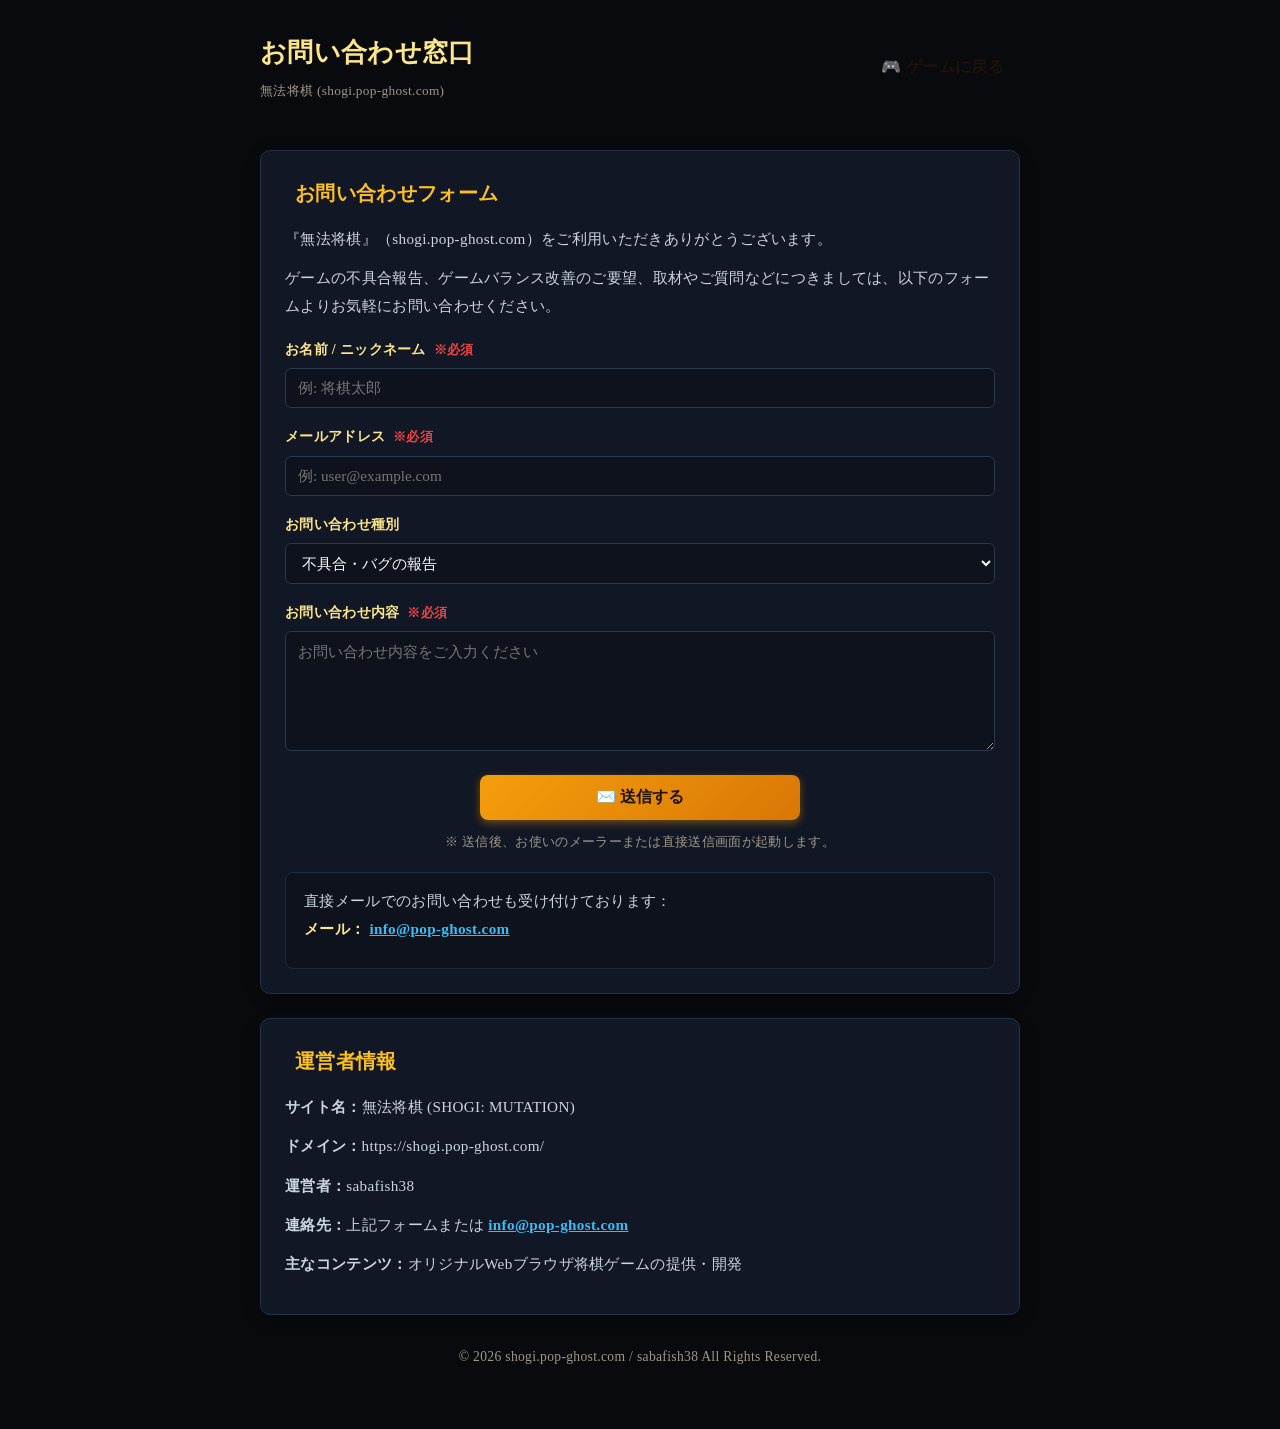
<file: contact.html>
<!DOCTYPE html>
<html lang="ja">
<head>
  <meta charset="UTF-8">
  <meta name="viewport" content="width=device-width, initial-scale=1.0">
  <title>お問い合わせ | 無法将棋 (shogi.pop-ghost.com)</title>
  <link rel="icon" type="image/svg+xml" href="./favicon.svg">
  <link rel="stylesheet" href="style.css">
  <style>
    .legal-container {
      max-width: 800px;
      margin: 0 auto;
      padding: 30px 20px 60px;
      color: #e2e8f0;
      line-height: 1.8;
    }
    .legal-header {
      border-bottom: 2px solid var(--accent-gold);
      padding-bottom: 15px;
      margin-bottom: 30px;
      display: flex;
      justify-content: space-between;
      align-items: center;
      flex-wrap: wrap;
      gap: 15px;
    }
    .legal-header h1 {
      font-size: 1.6rem;
      color: #fde68a;
      margin: 0;
    }
    .legal-card {
      background: rgba(19, 26, 42, 0.85);
      border: 1px solid #233045;
      border-radius: 10px;
      padding: 24px;
      margin-bottom: 24px;
      box-shadow: 0 4px 15px rgba(0,0,0,0.3);
    }
    .legal-card h2 {
      font-size: 1.25rem;
      color: #fbbf24;
      margin-top: 0;
      margin-bottom: 14px;
      border-left: 4px solid var(--accent-gold);
      padding-left: 10px;
    }
    .legal-card p {
      margin-bottom: 12px;
      font-size: 0.95rem;
      color: #cbd5e1;
    }

    /* 問い合わせフォームUI */
    .contact-form {
      display: flex;
      flex-direction: column;
      gap: 16px;
      margin-top: 18px;
    }
    .form-group {
      display: flex;
      flex-direction: column;
      gap: 6px;
    }
    .form-group label {
      font-size: 0.88rem;
      font-weight: 700;
      color: #fde68a;
    }
    .form-group label .req {
      color: #ef4444;
      margin-left: 4px;
      font-size: 0.8rem;
    }
    .form-input, .form-textarea, .form-select {
      background: #0d121c;
      border: 1px solid #2a374d;
      border-radius: 6px;
      padding: 10px 12px;
      color: #f8fafc;
      font-size: 0.95rem;
      font-family: inherit;
      outline: none;
      transition: border-color 0.15s ease;
    }
    .form-input:focus, .form-textarea:focus, .form-select:focus {
      border-color: var(--evo-gold);
      box-shadow: 0 0 0 2px rgba(245, 158, 11, 0.2);
    }
    .form-textarea {
      resize: vertical;
      min-height: 120px;
    }
    .form-actions {
      display: flex;
      flex-direction: column;
      align-items: center;
      gap: 10px;
      margin-top: 8px;
    }
    .btn-submit {
      width: 100%;
      max-width: 320px;
      padding: 12px 24px;
      background: linear-gradient(135deg, #f59e0b, #d97706);
      color: #1c1309;
      font-size: 1rem;
      font-weight: 900;
      border: none;
      border-radius: 8px;
      cursor: pointer;
      box-shadow: 0 3px 8px rgba(245, 158, 11, 0.4);
      transition: transform 0.08s ease, filter 0.15s ease;
      touch-action: manipulation;
    }
    .btn-submit:active {
      transform: translateY(2px);
      box-shadow: 0 1px 3px rgba(245, 158, 11, 0.4);
    }
    .btn-submit:hover {
      filter: brightness(1.1);
    }

    .form-success-box {
      background: rgba(16, 185, 129, 0.15);
      border: 1.5px solid #10b981;
      border-radius: 8px;
      padding: 18px;
      text-align: center;
      color: #6ee7b7;
      margin-top: 14px;
    }
    .form-success-box h3 {
      font-size: 1.1rem;
      margin-bottom: 6px;
      color: #a7f3d0;
    }

    .direct-mail-box {
      background: #0d121c;
      border: 1px solid #1f2a3c;
      border-radius: 8px;
      padding: 14px 18px;
      margin-top: 18px;
      font-size: 0.88rem;
    }
    .direct-mail-box strong {
      color: #fde68a;
    }
    .direct-mail-link {
      color: #38bdf8;
      text-decoration: underline;
      font-weight: 700;
    }

    .btn-back-home {
      display: inline-flex;
      align-items: center;
      gap: 6px;
      padding: 8px 16px;
      background: var(--accent-gold);
      color: #1c1309;
      font-weight: 800;
      border-radius: 6px;
      text-decoration: none;
      transition: transform 0.1s ease;
      touch-action: manipulation;
    }
    .btn-back-home:active {
      transform: translateY(2px);
    }
  </style>
</head>
<body style="background: var(--bg-dark);">
  <div class="legal-container">
    <header class="legal-header">
      <div>
        <h1>お問い合わせ窓口</h1>
        <small style="color:var(--text-muted)">無法将棋 (shogi.pop-ghost.com)</small>
      </div>
      <a href="./index.html" class="btn-back-home">🎮 ゲームに戻る</a>
    </header>

    <main>
      <div class="legal-card">
        <h2>お問い合わせフォーム</h2>
        <p>『無法将棋』（shogi.pop-ghost.com）をご利用いただきありがとうございます。</p>
        <p>ゲームの不具合報告、ゲームバランス改善のご要望、取材やご質問などにつきましては、以下のフォームよりお気軽にお問い合わせください。</p>

        <!-- 問い合わせフォーム -->
        <form id="contact-form" class="contact-form">
          <div class="form-group">
            <label for="contact-name">お名前 / ニックネーム <span class="req">※必須</span></label>
            <input type="text" id="contact-name" class="form-input" placeholder="例: 将棋太郎" required>
          </div>

          <div class="form-group">
            <label for="contact-email">メールアドレス <span class="req">※必須</span></label>
            <input type="email" id="contact-email" class="form-input" placeholder="例: user@example.com" required>
          </div>

          <div class="form-group">
            <label for="contact-category">お問い合わせ種別</label>
            <select id="contact-category" class="form-select">
              <option value="bug">不具合・バグの報告</option>
              <option value="balance">ゲームバランス・機能要望</option>
              <option value="inquiry">一般的なお問い合わせ・ご質問</option>
              <option value="business">取材・掲載・ビジネスのご連絡</option>
              <option value="other">その他</option>
            </select>
          </div>

          <div class="form-group">
            <label for="contact-message">お問い合わせ内容 <span class="req">※必須</span></label>
            <textarea id="contact-message" class="form-textarea" placeholder="お問い合わせ内容をご入力ください" required></textarea>
          </div>

          <div class="form-actions">
            <button type="submit" class="btn-submit">✉️ 送信する</button>
            <small style="color:var(--text-muted)">※ 送信後、お使いのメーラーまたは直接送信画面が起動します。</small>
          </div>
        </form>

        <div id="contact-success" class="form-success-box" style="display: none;">
          <h3>✅ お問い合わせを受け付けました</h3>
          <p>メッセージの送信準備が完了しました。内容を確認次第、必要に応じてご返信させていただきます。</p>
        </div>

        <div class="direct-mail-box">
          <p>直接メールでのお問い合わせも受け付けております：<br>
          <strong>メール：</strong> <a href="mailto:info@pop-ghost.com?subject=【無法将棋】お問い合わせ" class="direct-mail-link">info@pop-ghost.com</a>
          </p>
        </div>
      </div>

      <div class="legal-card">
        <h2>運営者情報</h2>
        <p><strong>サイト名：</strong>無法将棋 (SHOGI: MUTATION)</p>
        <p><strong>ドメイン：</strong>https://shogi.pop-ghost.com/</p>
        <p><strong>運営者：</strong>sabafish38</p>
        <p><strong>連絡先：</strong>上記フォームまたは <a href="mailto:info@pop-ghost.com" class="direct-mail-link">info@pop-ghost.com</a></p>
        <p><strong>主なコンテンツ：</strong>オリジナルWebブラウザ将棋ゲームの提供・開発</p>
      </div>
    </main>

    <footer style="text-align: center; margin-top: 30px; color: var(--text-muted); font-size: 0.85rem;">
      <p>&copy; 2026 shogi.pop-ghost.com / sabafish38 All Rights Reserved.</p>
    </footer>
  </div>

  <script>
    const form = document.getElementById('contact-form');
    const successBox = document.getElementById('contact-success');

    if (form) {
      form.addEventListener('submit', (e) => {
        e.preventDefault();
        const name = document.getElementById('contact-name').value;
        const email = document.getElementById('contact-email').value;
        const category = document.getElementById('contact-category').value;
        const message = document.getElementById('contact-message').value;

        // メーラー起動リンクを構築
        const subject = encodeURIComponent(`【無法将棋 お問い合わせ】${category} (${name}様より)`);
        const body = encodeURIComponent(
          `お名前: ${name}\n` +
          `メールアドレス: ${email}\n` +
          `種別: ${category}\n\n` +
          `【お問い合わせ内容】\n${message}\n`
        );

        // mailtoの起動
        window.location.href = `mailto:info@pop-ghost.com?subject=${subject}&body=${body}`;

        // 完了表示
        if (successBox) {
          successBox.style.display = 'block';
        }
      });
    }
  </script>
</body>
</html>
</file>
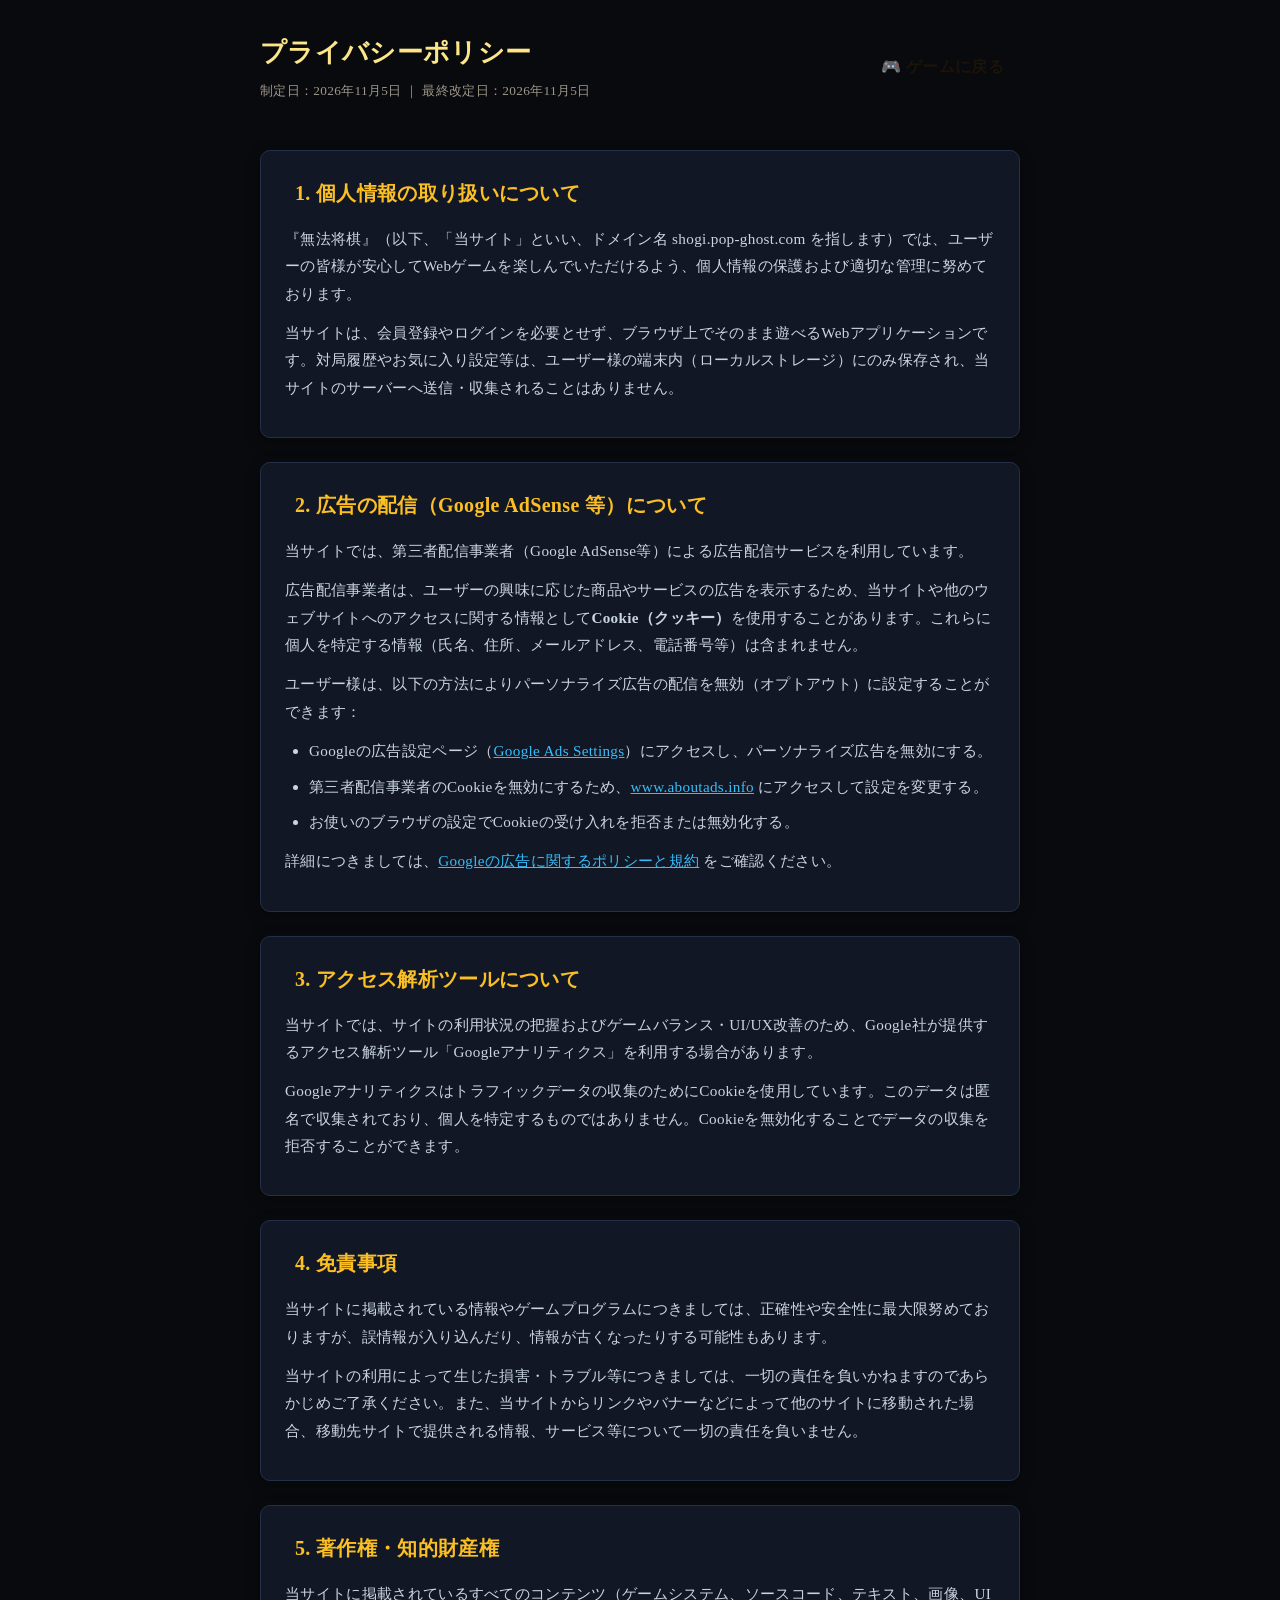
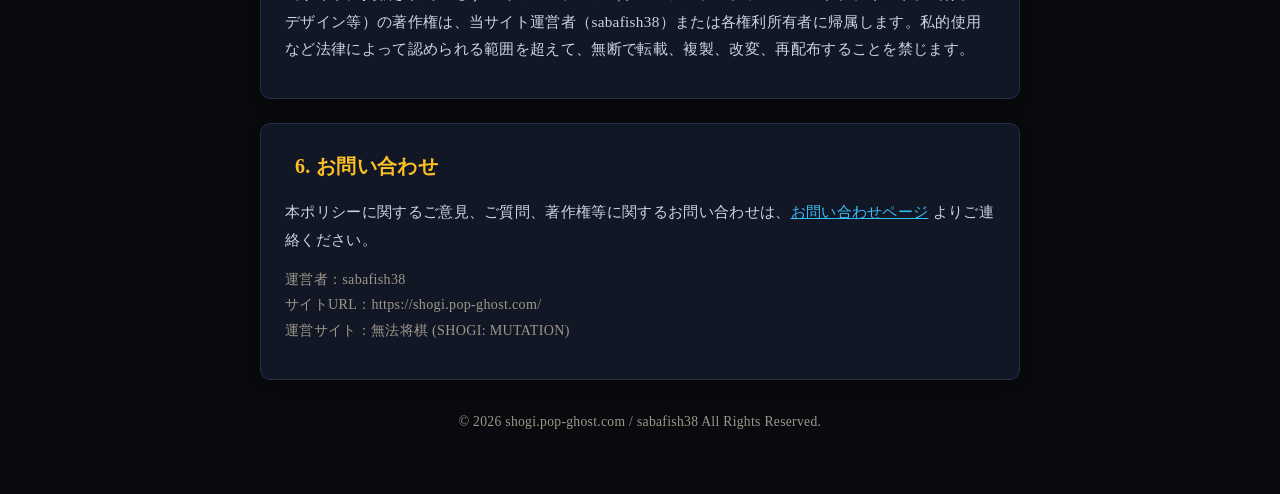
<file: privacy.html>
<!DOCTYPE html>
<html lang="ja">
<head>
  <meta charset="UTF-8">
  <meta name="viewport" content="width=device-width, initial-scale=1.0">
  <title>プライバシーポリシー | 無法将棋 (shogi.pop-ghost.com)</title>
  <link rel="icon" type="image/svg+xml" href="./favicon.svg">
  <link rel="stylesheet" href="style.css">
  <style>
    .legal-container {
      max-width: 800px;
      margin: 0 auto;
      padding: 30px 20px 60px;
      color: #e2e8f0;
      line-height: 1.8;
    }
    .legal-header {
      border-bottom: 2px solid var(--accent-gold);
      padding-bottom: 15px;
      margin-bottom: 30px;
      display: flex;
      justify-content: space-between;
      align-items: center;
      flex-wrap: wrap;
      gap: 15px;
    }
    .legal-header h1 {
      font-size: 1.6rem;
      color: #fde68a;
      margin: 0;
    }
    .legal-card {
      background: rgba(19, 26, 42, 0.85);
      border: 1px solid #233045;
      border-radius: 10px;
      padding: 24px;
      margin-bottom: 24px;
      box-shadow: 0 4px 15px rgba(0,0,0,0.3);
    }
    .legal-card h2 {
      font-size: 1.25rem;
      color: #fbbf24;
      margin-top: 0;
      margin-bottom: 14px;
      border-left: 4px solid var(--accent-gold);
      padding-left: 10px;
    }
    .legal-card p, .legal-card ul {
      margin-bottom: 12px;
      font-size: 0.95rem;
      color: #cbd5e1;
    }
    .legal-card ul {
      padding-left: 24px;
    }
    .legal-card li {
      margin-bottom: 8px;
    }
    .legal-card a {
      color: #38bdf8;
      text-decoration: underline;
    }
    .legal-card a:hover {
      color: #7dd3fc;
    }
    .btn-back-home {
      display: inline-flex;
      align-items: center;
      gap: 6px;
      padding: 8px 16px;
      background: var(--accent-gold);
      color: #1c1309;
      font-weight: 800;
      border-radius: 6px;
      text-decoration: none;
      transition: transform 0.1s ease;
    }
    .btn-back-home:active {
      transform: translateY(2px);
    }
  </style>
</head>
<body style="background: var(--bg-dark);">
  <div class="legal-container">
    <header class="legal-header">
      <div>
        <h1>プライバシーポリシー</h1>
        <small style="color:var(--text-muted)">制定日：2026年11月5日 ｜ 最終改定日：2026年11月5日</small>
      </div>
      <a href="./index.html" class="btn-back-home">🎮 ゲームに戻る</a>
    </header>

    <main>
      <div class="legal-card">
        <h2>1. 個人情報の取り扱いについて</h2>
        <p>『無法将棋』（以下、「当サイト」といい、ドメイン名 shogi.pop-ghost.com を指します）では、ユーザーの皆様が安心してWebゲームを楽しんでいただけるよう、個人情報の保護および適切な管理に努めております。</p>
        <p>当サイトは、会員登録やログインを必要とせず、ブラウザ上でそのまま遊べるWebアプリケーションです。対局履歴やお気に入り設定等は、ユーザー様の端末内（ローカルストレージ）にのみ保存され、当サイトのサーバーへ送信・収集されることはありません。</p>
      </div>

      <div class="legal-card">
        <h2>2. 広告の配信（Google AdSense 等）について</h2>
        <p>当サイトでは、第三者配信事業者（Google AdSense等）による広告配信サービスを利用しています。</p>
        <p>広告配信事業者は、ユーザーの興味に応じた商品やサービスの広告を表示するため、当サイトや他のウェブサイトへのアクセスに関する情報として<strong>Cookie（クッキー）</strong>を使用することがあります。これらに個人を特定する情報（氏名、住所、メールアドレス、電話番号等）は含まれません。</p>
        <p>ユーザー様は、以下の方法によりパーソナライズ広告の配信を無効（オプトアウト）に設定することができます：</p>
        <ul>
          <li>Googleの広告設定ページ（<a href="https://www.google.com/settings/ads" target="_blank" rel="noopener">Google Ads Settings</a>）にアクセスし、パーソナライズ広告を無効にする。</li>
          <li>第三者配信事業者のCookieを無効にするため、<a href="https://www.aboutads.info/choices/" target="_blank" rel="noopener">www.aboutads.info</a> にアクセスして設定を変更する。</li>
          <li>お使いのブラウザの設定でCookieの受け入れを拒否または無効化する。</li>
        </ul>
        <p>詳細につきましては、<a href="https://policies.google.com/technologies/ads?hl=ja" target="_blank" rel="noopener">Googleの広告に関するポリシーと規約</a> をご確認ください。</p>
      </div>

      <div class="legal-card">
        <h2>3. アクセス解析ツールについて</h2>
        <p>当サイトでは、サイトの利用状況の把握およびゲームバランス・UI/UX改善のため、Google社が提供するアクセス解析ツール「Googleアナリティクス」を利用する場合があります。</p>
        <p>Googleアナリティクスはトラフィックデータの収集のためにCookieを使用しています。このデータは匿名で収集されており、個人を特定するものではありません。Cookieを無効化することでデータの収集を拒否することができます。</p>
      </div>

      <div class="legal-card">
        <h2>4. 免責事項</h2>
        <p>当サイトに掲載されている情報やゲームプログラムにつきましては、正確性や安全性に最大限努めておりますが、誤情報が入り込んだり、情報が古くなったりする可能性もあります。</p>
        <p>当サイトの利用によって生じた損害・トラブル等につきましては、一切の責任を負いかねますのであらかじめご了承ください。また、当サイトからリンクやバナーなどによって他のサイトに移動された場合、移動先サイトで提供される情報、サービス等について一切の責任を負いません。</p>
      </div>

      <div class="legal-card">
        <h2>5. 著作権・知的財産権</h2>
        <p>当サイトに掲載されているすべてのコンテンツ（ゲームシステム、ソースコード、テキスト、画像、UIデザイン等）の著作権は、当サイト運営者（sabafish38）または各権利所有者に帰属します。私的使用など法律によって認められる範囲を超えて、無断で転載、複製、改変、再配布することを禁じます。</p>
      </div>

      <div class="legal-card">
        <h2>6. お問い合わせ</h2>
        <p>本ポリシーに関するご意見、ご質問、著作権等に関するお問い合わせは、<a href="./contact.html">お問い合わせページ</a> よりご連絡ください。</p>
        <p style="margin-top:14px; font-size:0.88rem; color:var(--text-muted)">
          運営者：sabafish38<br>
          サイトURL：https://shogi.pop-ghost.com/<br>
          運営サイト：無法将棋 (SHOGI: MUTATION)
        </p>
      </div>
    </main>

    <footer style="text-align: center; margin-top: 30px; color: var(--text-muted); font-size: 0.85rem;">
      <p>&copy; 2026 shogi.pop-ghost.com / sabafish38 All Rights Reserved.</p>
    </footer>
  </div>
</body>
</html>
</file>
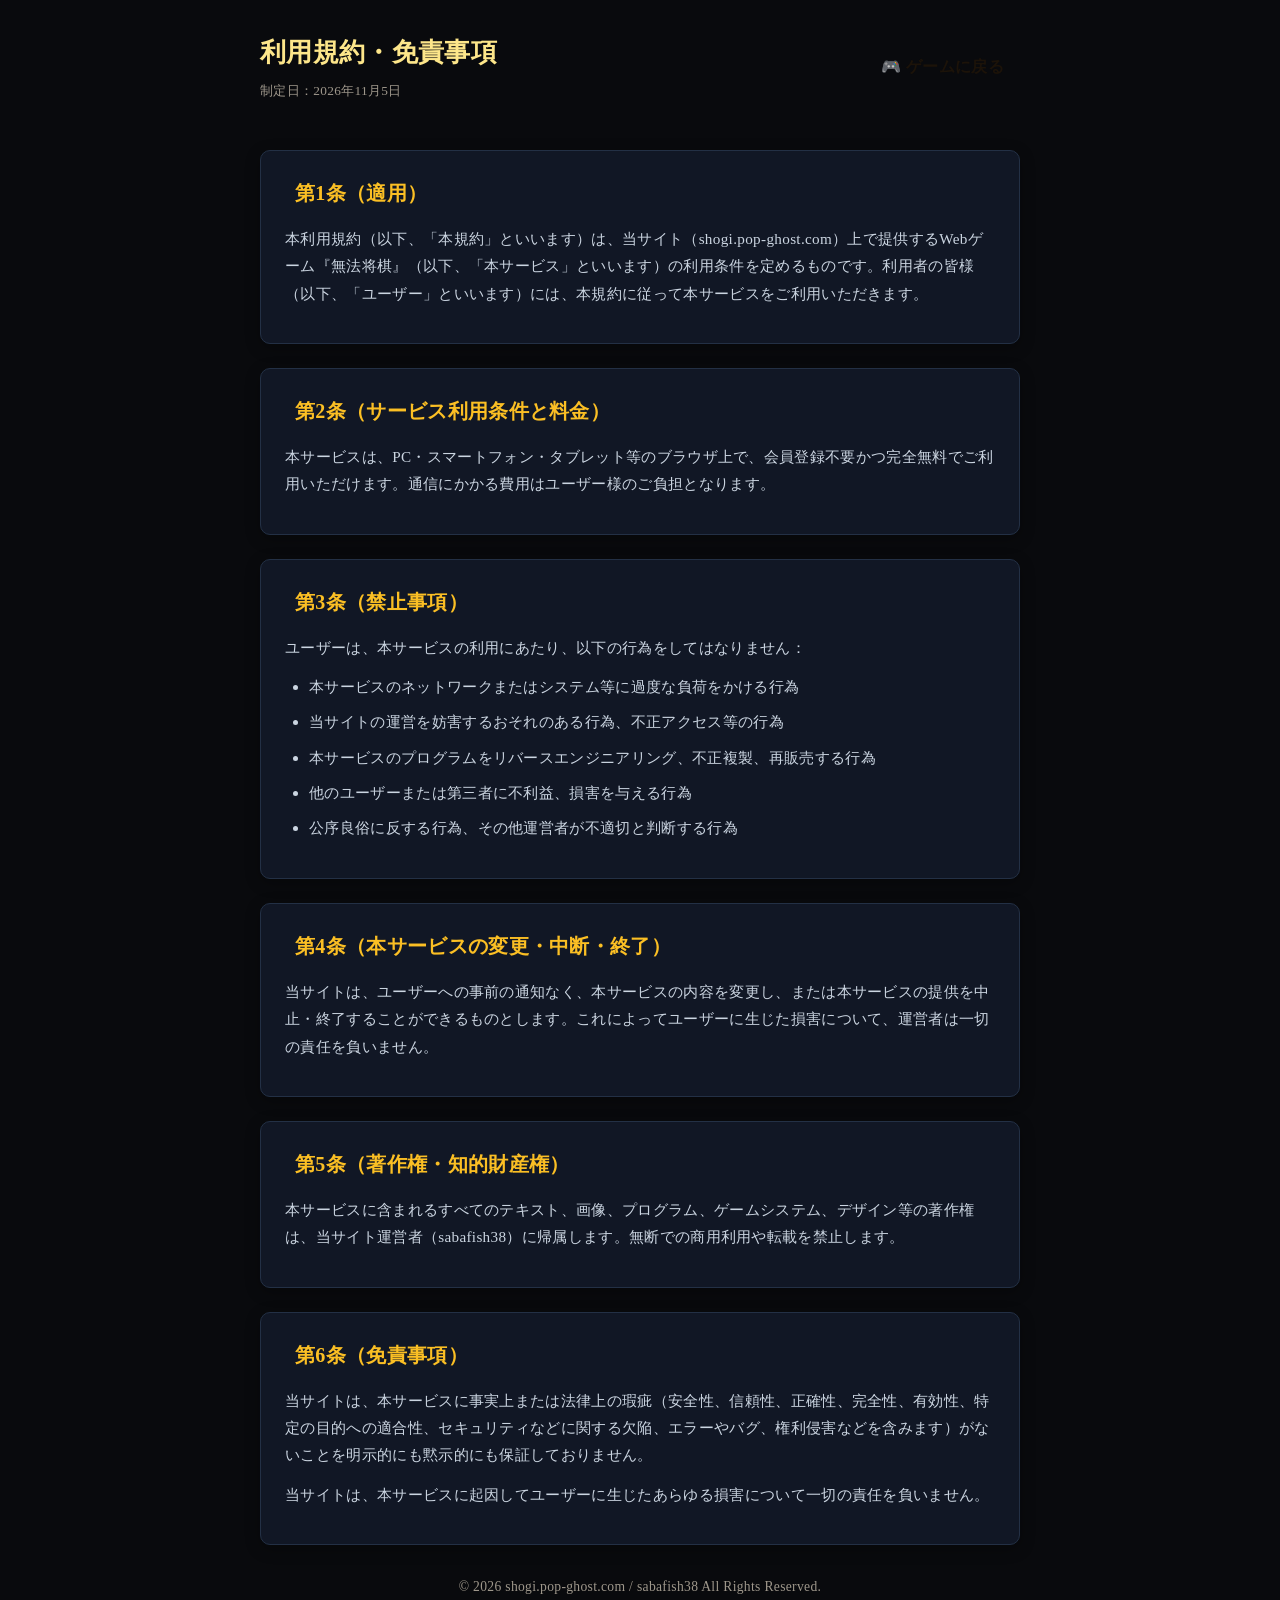
<file: terms.html>
<!DOCTYPE html>
<html lang="ja">
<head>
  <meta charset="UTF-8">
  <meta name="viewport" content="width=device-width, initial-scale=1.0">
  <title>利用規約・免責事項 | 無法将棋 (shogi.pop-ghost.com)</title>
  <link rel="icon" type="image/svg+xml" href="./favicon.svg">
  <link rel="stylesheet" href="style.css">
  <style>
    .legal-container {
      max-width: 800px;
      margin: 0 auto;
      padding: 30px 20px 60px;
      color: #e2e8f0;
      line-height: 1.8;
    }
    .legal-header {
      border-bottom: 2px solid var(--accent-gold);
      padding-bottom: 15px;
      margin-bottom: 30px;
      display: flex;
      justify-content: space-between;
      align-items: center;
      flex-wrap: wrap;
      gap: 15px;
    }
    .legal-header h1 {
      font-size: 1.6rem;
      color: #fde68a;
      margin: 0;
    }
    .legal-card {
      background: rgba(19, 26, 42, 0.85);
      border: 1px solid #233045;
      border-radius: 10px;
      padding: 24px;
      margin-bottom: 24px;
      box-shadow: 0 4px 15px rgba(0,0,0,0.3);
    }
    .legal-card h2 {
      font-size: 1.25rem;
      color: #fbbf24;
      margin-top: 0;
      margin-bottom: 14px;
      border-left: 4px solid var(--accent-gold);
      padding-left: 10px;
    }
    .legal-card p, .legal-card ul {
      margin-bottom: 12px;
      font-size: 0.95rem;
      color: #cbd5e1;
    }
    .legal-card ul {
      padding-left: 24px;
    }
    .legal-card li {
      margin-bottom: 8px;
    }
    .legal-card a {
      color: #38bdf8;
      text-decoration: underline;
    }
    .btn-back-home {
      display: inline-flex;
      align-items: center;
      gap: 6px;
      padding: 8px 16px;
      background: var(--accent-gold);
      color: #1c1309;
      font-weight: 800;
      border-radius: 6px;
      text-decoration: none;
      transition: transform 0.1s ease;
    }
    .btn-back-home:active {
      transform: translateY(2px);
    }
  </style>
</head>
<body style="background: var(--bg-dark);">
  <div class="legal-container">
    <header class="legal-header">
      <div>
        <h1>利用規約・免責事項</h1>
        <small style="color:var(--text-muted)">制定日：2026年11月5日</small>
      </div>
      <a href="./index.html" class="btn-back-home">🎮 ゲームに戻る</a>
    </header>

    <main>
      <div class="legal-card">
        <h2>第1条（適用）</h2>
        <p>本利用規約（以下、「本規約」といいます）は、当サイト（shogi.pop-ghost.com）上で提供するWebゲーム『無法将棋』（以下、「本サービス」といいます）の利用条件を定めるものです。利用者の皆様（以下、「ユーザー」といいます）には、本規約に従って本サービスをご利用いただきます。</p>
      </div>

      <div class="legal-card">
        <h2>第2条（サービス利用条件と料金）</h2>
        <p>本サービスは、PC・スマートフォン・タブレット等のブラウザ上で、会員登録不要かつ完全無料でご利用いただけます。通信にかかる費用はユーザー様のご負担となります。</p>
      </div>

      <div class="legal-card">
        <h2>第3条（禁止事項）</h2>
        <p>ユーザーは、本サービスの利用にあたり、以下の行為をしてはなりません：</p>
        <ul>
          <li>本サービスのネットワークまたはシステム等に過度な負荷をかける行為</li>
          <li>当サイトの運営を妨害するおそれのある行為、不正アクセス等の行為</li>
          <li>本サービスのプログラムをリバースエンジニアリング、不正複製、再販売する行為</li>
          <li>他のユーザーまたは第三者に不利益、損害を与える行為</li>
          <li>公序良俗に反する行為、その他運営者が不適切と判断する行為</li>
        </ul>
      </div>

      <div class="legal-card">
        <h2>第4条（本サービスの変更・中断・終了）</h2>
        <p>当サイトは、ユーザーへの事前の通知なく、本サービスの内容を変更し、または本サービスの提供を中止・終了することができるものとします。これによってユーザーに生じた損害について、運営者は一切の責任を負いません。</p>
      </div>

      <div class="legal-card">
        <h2>第5条（著作権・知的財産権）</h2>
        <p>本サービスに含まれるすべてのテキスト、画像、プログラム、ゲームシステム、デザイン等の著作権は、当サイト運営者（sabafish38）に帰属します。無断での商用利用や転載を禁止します。</p>
      </div>

      <div class="legal-card">
        <h2>第6条（免責事項）</h2>
        <p>当サイトは、本サービスに事実上または法律上の瑕疵（安全性、信頼性、正確性、完全性、有効性、特定の目的への適合性、セキュリティなどに関する欠陥、エラーやバグ、権利侵害などを含みます）がないことを明示的にも黙示的にも保証しておりません。</p>
        <p>当サイトは、本サービスに起因してユーザーに生じたあらゆる損害について一切の責任を負いません。</p>
      </div>
    </main>

    <footer style="text-align: center; margin-top: 30px; color: var(--text-muted); font-size: 0.85rem;">
      <p>&copy; 2026 shogi.pop-ghost.com / sabafish38 All Rights Reserved.</p>
    </footer>
  </div>
</body>
</html>
</file>
<file: style.css>
:root {
  /* ── World of Demons (百鬼魔道) 和風墨絵・朱漆・金箔パレット ── */
  --bg-dark: #090a0d;
  --bg-panel: #13161f;
  --bg-card: #1a1e29;
  --bg-card-hover: #232938;
  --border-color: rgba(198, 160, 82, 0.32);
  --border-gold: #c6a052;
  --border-vermilion: #b93829;

  --text-main: #f5f0e6;       /* 和紙の生成り色・鳥の子色 */
  --text-muted: #9e978b;      /* 薄墨色・利休鼠 */
  --text-gold: #e5be59;       /* 金泥文字 */

  --board-wood: #bf9050;      /* 高級本榧木目 */
  --board-wood-dark: #835b27;
  --board-line: #2b1c0b;      /* 墨引き線 */

  --sente-color: #3b82f6;     /* 藍墨・群青（自軍） */
  --gote-color: #c93a2b;      /* 朱砂・紅蓮（敵・百鬼） */
  --evo-gold: #d4af37;        /* 金箔・金泥（変異） */
  --evo-glow: rgba(212, 175, 55, 0.5);
  --step-green: #10b981;      /* 翡翠色（近接1歩） */
  --ray-cyan: #a855f7;        /* 妖気・紫煙（無限直進） */
  --vermilion: #c93a2b;       /* 朱漆・落款印 */
  --ink-black: #0d0e12;       /* 濃墨漆黒 */

  --font-gothic: 'Inter', -apple-system, BlinkMacSystemFont, 'Segoe UI', Roboto, 'Hiragino Sans', 'Noto Sans JP', sans-serif;
  --font-serif: 'Noto Serif JP', 'Shippori Mincho', 'Yu Mincho', serif;
  --font-brush: 'Yuji Boku', 'Noto Serif JP', serif;

  /* スマホ画面幅に完全に合わせた動的盤面セルサイズ (iPhone SE〜大画面スマホ〜PC) */
  --cell-w: clamp(34px, calc((100vw - 44px) / 9.6), 52px);
  --cell-h: calc(var(--cell-w) * 1.05);
  --matrix-cell-sz: clamp(32px, calc((100vw - 64px) / 5.4), 44px);
}

* {
  box-sizing: border-box;
  margin: 0;
  padding: 0;
  -webkit-tap-highlight-color: transparent !important;
}

/* ブラウザ標準のテキスト・要素選択による青色ハイライト矩形を完全根絶 */
*::selection {
  background: transparent !important;
  color: inherit !important;
}

*::-moz-selection {
  background: transparent !important;
  color: inherit !important;
}

html,
body,
.app-container,
.main-layout,
.board-section,
.board-wrapper,
.board-middle,
.shogi-board,
.col-labels,
.row-labels,
.board-cell,
.piece,
.board-mini-legend {
  -webkit-user-select: none !important;
  -moz-user-select: none !important;
  -ms-user-select: none !important;
  user-select: none !important;
  -webkit-touch-callout: none !important;
  -webkit-user-drag: none !important;
}

input,
textarea {
  -webkit-user-select: text !important;
  user-select: text !important;
}

button,
input,
select,
textarea {
  font-family: inherit;
}

body {
  font-family: var(--font-serif);
  background-color: var(--bg-dark);
  background-image: 
    radial-gradient(ellipse at 50% 0%, rgba(198, 160, 82, 0.08) 0%, transparent 65%),
    radial-gradient(circle at 15% 90%, rgba(201, 58, 43, 0.06) 0%, transparent 50%),
    linear-gradient(180deg, #0d0f14 0%, #08090d 100%);
  color: var(--text-main);
  min-height: 100vh;
  overflow-x: hidden;
  touch-action: manipulation;
  letter-spacing: 0.02em;
}

/* スマホ中心の縦型コンテナ（PCでも中央に見やすく収まる） */
.app-container {
  max-width: 580px;
  margin: 0 auto;
  padding: 8px 10px 16px;
  display: flex;
  flex-direction: column;
  gap: 8px;
}

/* ==========================================
   1行コンパクトヘッダー
   ========================================== */
.app-header {
  display: flex;
  justify-content: space-between;
  align-items: center;
  background: linear-gradient(180deg, rgba(26, 30, 41, 0.95) 0%, rgba(15, 18, 25, 0.98) 100%);
  padding: 6px 10px;
  border-radius: 4px;
  border: 1px solid var(--border-color);
  box-shadow: 0 4px 16px rgba(0, 0, 0, 0.6), inset 0 1px 0 rgba(229, 190, 89, 0.2);
  min-height: 44px;
}

.logo-area h1 {
  font-size: 1.1rem;
  font-family: var(--font-brush);
  font-weight: 900;
  letter-spacing: 0.06em;
  color: #fff;
  display: flex;
  align-items: baseline;
  gap: 6px;
  text-shadow: 0 0 10px rgba(229, 190, 89, 0.35);
}

.logo-area .subtitle {
  font-size: 0.68rem;
  font-family: var(--font-serif);
  color: var(--evo-gold);
  font-weight: 800;
  letter-spacing: 0.12em;
  text-shadow: 0 0 8px rgba(212, 175, 55, 0.4);
}

.header-controls {
  display: flex;
  align-items: center;
  gap: 5px;
}

/* ヘッダーボタン */
.btn {
  display: inline-flex;
  align-items: center;
  justify-content: center;
  border-radius: 6px;
  font-size: 0.78rem;
  font-weight: 700;
  cursor: pointer;
  border: 1px solid transparent;
  transition: all 0.12s ease;
  user-select: none;
}

.btn-header {
  padding: 5px 8px;
  font-size: 0.72rem;
  background: var(--bg-card);
  color: var(--text-main);
  border-color: var(--border-color);
}
.btn-header:active {
  transform: scale(0.96);
}

.btn-primary {
  background: linear-gradient(135deg, #c93a2b 0%, #991b1b 100%);
  color: #fff8f0;
  border: 1px solid rgba(229, 190, 89, 0.45);
  box-shadow: 0 4px 12px rgba(153, 27, 27, 0.4), inset 0 1px 0 rgba(255, 255, 255, 0.2);
  text-shadow: 0 1px 2px rgba(0, 0, 0, 0.5);
  font-family: var(--font-serif);
}
.btn-primary:active {
  transform: translateY(2px);
  box-shadow: 0 2px 6px rgba(153, 27, 27, 0.6);
}
.btn-secondary {
  background: linear-gradient(180deg, rgba(30, 35, 48, 0.9) 0%, rgba(20, 24, 34, 0.95) 100%);
  color: var(--text-main);
  border: 1px solid var(--border-color);
  box-shadow: 0 2px 8px rgba(0, 0, 0, 0.4), inset 0 1px 0 rgba(229, 190, 89, 0.15);
  font-family: var(--font-serif);
}
.btn-secondary:active {
  transform: translateY(2px);
}
.btn-outline {
  background: transparent;
  color: var(--evo-gold);
  border-color: rgba(245, 158, 11, 0.5);
}
.btn-accent {
  background: linear-gradient(135deg, #f59e0b, #d97706);
  color: #fff;
  box-shadow: 0 0 8px rgba(245, 158, 11, 0.4);
}
.btn:disabled {
  opacity: 0.38;
  cursor: not-allowed;
  filter: grayscale(1);
}

/* ==========================================
   プレイヤーバー (上側: 後手 / 下側: 先手)
   ========================================== */
.player-bar {
  display: flex;
  justify-content: space-between;
  align-items: center;
  background: var(--bg-panel);
  border: 1.5px solid var(--border-color);
  border-radius: 4px;
  padding: 5px 10px;
  transition: all 0.2s ease;
}

.player-bar.active-turn.sente-bar {
  border-color: var(--sente-color);
  box-shadow: 0 0 10px rgba(59, 130, 246, 0.35);
  background: linear-gradient(90deg, rgba(59, 130, 246, 0.12), var(--bg-panel));
}

.player-bar.active-turn.gote-bar {
  border-color: var(--gote-color);
  box-shadow: 0 0 10px rgba(239, 68, 68, 0.35);
  background: linear-gradient(90deg, rgba(239, 68, 68, 0.12), var(--bg-panel));
}

.player-meta {
  display: flex;
  align-items: center;
  gap: 6px;
}

.player-badge {
  padding: 2px 7px;
  border-radius: 4px;
  font-weight: 800;
  font-size: 0.72rem;
}
.sente-badge {
  background: rgba(59, 130, 246, 0.2);
  color: #60a5fa;
  border: 1px solid rgba(59, 130, 246, 0.4);
}
.gote-badge {
  background: rgba(239, 68, 68, 0.2);
  color: #f87171;
  border: 1px solid rgba(239, 68, 68, 0.4);
}

.player-name {
  font-weight: 700;
  font-size: 0.82rem;
}

.player-indicators {
  display: flex;
  align-items: center;
  gap: 10px;
}

.indicator-item {
  display: flex;
  align-items: baseline;
  gap: 3px;
  font-size: 0.72rem;
  color: var(--text-muted);
}

.indicator-item .ind-label {
  font-size: 0.65rem;
}
.indicator-item .ind-value {
  font-weight: 800;
  color: var(--text-main);
  font-size: 0.82rem;
}
.indicator-item small {
  font-size: 0.6rem;
  color: var(--text-muted);
}

.indicator-item.bank-item .ind-value.bank-val {
  color: var(--evo-gold);
  font-size: 0.95rem;
  font-weight: 900;
}

/* ==========================================
   ステータス＆サドンデスバナー
   ========================================== */
.status-banner {
  background: linear-gradient(135deg, #182030, #0f1420);
  border: 1px solid var(--border-color);
  border-radius: 4px;
  padding: 6px 8px;
  text-align: center;
  transition: all 0.2s ease;
}

.turn-text {
  font-size: 0.88rem;
  font-weight: 800;
}

.sub-status-text {
  font-size: 0.7rem;
  color: var(--text-muted);
  margin-top: 1px;
}

/* 進化モード発光 */
.status-banner.evo-mode {
  background: linear-gradient(135deg, #451a03, #78350f) !important;
  border-color: var(--evo-gold) !important;
  box-shadow: 0 0 12px var(--evo-glow) !important;
}
.status-banner.evo-mode .sub-status-text {
  color: #fef08a !important;
}

/* サドンデス発光（80手〜） */
.status-banner.sudden-death-mode {
  background: linear-gradient(135deg, #450a0a, #7f1d1d) !important;
  border-color: #ef4444 !important;
  box-shadow: 0 0 16px rgba(239, 68, 68, 0.7) !important;
  animation: pulse-sd 1.4s infinite;
}
.status-banner.sudden-death-mode .turn-text {
  color: #fef08a !important;
}
.status-banner.sudden-death-mode .sub-status-text {
  color: #fca5a5 !important;
}

@keyframes pulse-sd {
  0%, 100% { box-shadow: 0 0 10px rgba(239, 68, 68, 0.5); }
  50% { box-shadow: 0 0 20px rgba(239, 68, 68, 0.85); }
}

/* ==========================================
   将棋盤（スマホ幅完全レスポンシブ）
   ========================================== */
.board-section {
  display: flex;
  flex-direction: column;
  align-items: center;
  gap: 4px;
}

.board-wrapper {
  background: linear-gradient(145deg, var(--board-wood), var(--board-wood-dark));
  padding: 6px 8px 8px 8px;
  border-radius: 4px;
  box-shadow: 0 8px 24px rgba(0, 0, 0, 0.55), inset 0 1px 2px rgba(255, 255, 255, 0.35);
  border: 2px solid #784f1d;
  user-select: none;
}

.col-labels {
  display: grid;
  grid-template-columns: repeat(9, var(--cell-w));
  text-align: center;
  font-weight: 800;
  color: #2b1d0c;
  font-size: 0.7rem;
  margin-bottom: 2px;
  padding-right: 14px;
}

.board-middle {
  display: flex;
  align-items: center;
}

.row-labels {
  display: grid;
  grid-template-rows: repeat(9, var(--cell-h));
  align-items: center;
  justify-items: center;
  font-weight: 800;
  color: #2b1d0c;
  font-size: 0.7rem;
  margin-left: 3px;
  width: 14px;
}

.shogi-board {
  display: grid;
  grid-template-columns: repeat(9, var(--cell-w));
  grid-template-rows: repeat(9, var(--cell-h));
  border: 3px solid #1c1409;
  background-color: var(--board-wood);
  background-image: 
    linear-gradient(90deg, rgba(43, 28, 11, 0.05) 0%, transparent 100%),
    radial-gradient(rgba(130, 82, 24, 0.12) 1px, transparent 0);
  background-size: 100% 100%, 12px 12px;
  box-shadow: 
    0 0 0 2px rgba(198, 160, 82, 0.5),
    0 12px 32px rgba(0, 0, 0, 0.75),
    inset 0 0 16px rgba(43, 29, 12, 0.4);
  border-radius: 4px;
}

.board-cell {
  border: 1px solid rgba(43, 28, 11, 0.75);
  position: relative;
  display: flex;
  align-items: center;
  justify-content: center;
  cursor: pointer;
  transition: background-color 0.1s ease;
}

/* 天王山（５五） */
.board-cell.tennozan-cell {
  background: radial-gradient(circle, rgba(245, 158, 11, 0.35) 0%, rgba(223, 177, 107, 0) 75%);
  box-shadow: inset 0 0 0 1.5px rgba(245, 158, 11, 0.75);
}

.board-cell.tennozan-cell::before {
  content: "";
  position: absolute;
  width: calc(var(--cell-w) * 0.45);
  height: calc(var(--cell-w) * 0.45);
  border: 1px solid rgba(212, 175, 55, 0.45);
  transform: rotate(45deg);
  pointer-events: none;
  z-index: 1;
}

.board-cell.tennozan-cell.tennozan-sente {
  background: radial-gradient(circle, rgba(59, 130, 246, 0.38) 0%, rgba(245, 158, 11, 0.15) 70%);
  box-shadow: inset 0 0 0 2px #3b82f6;
}

.board-cell.tennozan-cell.tennozan-gote {
  background: radial-gradient(circle, rgba(239, 68, 68, 0.38) 0%, rgba(245, 158, 11, 0.15) 70%);
  box-shadow: inset 0 0 0 2px #ef4444;
}

/* 直前移動ハイライト */
.board-cell.last-move-from {
  background-color: rgba(234, 179, 8, 0.28);
}
.board-cell.last-move-to {
  background-color: rgba(234, 179, 8, 0.52);
  box-shadow: inset 0 0 0 2px #d97706;
}

/* 選択中マス */
.board-cell.selected-cell {
  background-color: rgba(59, 130, 246, 0.48) !important;
  box-shadow: inset 0 0 0 2px #2563eb, 0 0 8px rgba(59, 130, 246, 0.6);
}
.board-cell.enemy-selected-cell {
  background-color: rgba(239, 68, 68, 0.4) !important;
  box-shadow: inset 0 0 0 2px #dc2626;
}

/* 移動可能先（自軍） */
.board-cell.valid-move {
  background-color: rgba(16, 185, 129, 0.25) !important;
  box-shadow: inset 0 0 0 1px rgba(16, 185, 129, 0.6);
}
.board-cell.valid-move::after {
  content: "";
  width: calc(var(--cell-w) * 0.3);
  height: calc(var(--cell-w) * 0.3);
  border-radius: 50%;
  background: rgba(16, 185, 129, 0.85);
  box-shadow: 0 0 6px rgba(16, 185, 129, 0.9);
  pointer-events: none;
  z-index: 4;
}

.board-cell.valid-capture {
  background-color: rgba(239, 68, 68, 0.38) !important;
  box-shadow: inset 0 0 0 2.5px #dc2626;
}

/* 敵駒の利き */
.board-cell.enemy-valid-move {
  background-color: rgba(239, 68, 68, 0.16) !important;
  box-shadow: inset 0 0 0 1px rgba(239, 68, 68, 0.5);
}
.board-cell.enemy-valid-move::after {
  content: "";
  width: calc(var(--cell-w) * 0.28);
  height: calc(var(--cell-w) * 0.28);
  border-radius: 50%;
  background: rgba(239, 68, 68, 0.85);
  pointer-events: none;
  z-index: 4;
}

.board-cell.enemy-target-capture {
  background-color: rgba(220, 38, 38, 0.45) !important;
  box-shadow: inset 0 0 0 2.5px #ef4444;
}

.board-cell.has-pending-evo {
  background-color: rgba(245, 158, 11, 0.45) !important;
  box-shadow: inset 0 0 0 2px #fff, 0 0 10px var(--evo-gold);
}

/* ミニ凡例 */
.board-mini-legend {
  display: flex;
  gap: 10px;
  font-size: 0.68rem;
  color: var(--text-muted);
  justify-content: center;
  align-items: center;
}
.legend-dot {
  display: inline-block;
  width: 7px;
  height: 7px;
  border-radius: 50%;
  margin-right: 2px;
}
.dot-step { background: var(--step-green); }
.dot-ray { background: var(--ray-cyan); }
.dot-guard { background: #10b981; }
.dot-enemy { background: #ef4444; }

/* ==========================================
   駒デザイン（レスポンシブスケール）
   ========================================== */
.piece {
  width: calc(var(--cell-w) * 0.86);
  height: calc(var(--cell-h) * 0.88);
  position: relative;
  display: flex;
  flex-direction: column;
  align-items: center;
  justify-content: center;
  clip-path: polygon(50% 3%, 93% 19%, 100% 96%, 0% 96%, 7% 19%);
  background: linear-gradient(180deg, #fefae8 0%, #ecd093 60%, #deb36c 100%);
  box-shadow: 0 3px 6px rgba(0, 0, 0, 0.5), inset 0 1px 0 rgba(255, 255, 255, 0.6);
  transition: transform 0.12s ease;
}

.piece.gote {
  transform: rotate(180deg);
  /* 敵駒・百鬼魔道の妖気（朱漆・深紅のグラデーション） */
  background: linear-gradient(180deg, #fef2f2 0%, #fecaca 35%, #f87171 100%);
  box-shadow: 0 3px 6px rgba(185, 28, 28, 0.4), inset 0 1px 0 rgba(255, 255, 255, 0.5);
}

.piece.is-evolved {
  /* 変異駒（金箔・金泥の輝き） */
  background: linear-gradient(180deg, #fffbeb 0%, #fde047 50%, #d4af37 100%);
  box-shadow: 0 0 10px rgba(212, 175, 55, 0.6), inset 0 1px 0 rgba(255, 255, 255, 0.8);
}
.piece.is-tier2 {
  /* 覚醒駒（紫煙・妖気の極致） */
  background: linear-gradient(180deg, #faf5ff 0%, #d8b4fe 40%, #d4af37 100%);
  box-shadow: 0 0 12px rgba(168, 85, 247, 0.7), inset 0 1px 0 rgba(255, 255, 255, 0.8);
}
.piece.is-king {
  /* 玉将（黄金総漆塗り・王者の風格） */
  background: linear-gradient(180deg, #fef08a 0%, #eab308 50%, #92400e 100%);
  box-shadow: 0 0 14px rgba(234, 179, 8, 0.8), inset 0 1px 0 rgba(255, 255, 255, 0.9);
}

.piece-crown {
  font-size: calc(var(--cell-w) * 0.22);
  line-height: 1;
  margin-top: 1px;
  margin-bottom: -1px;
}

/* 持ちポイント数字（駒の中央：視認性の高いゴシック体） */
.piece-pt-num {
  font-size: calc(var(--cell-w) * 0.46);
  font-weight: 900;
  color: #1a1208;
  line-height: 1;
  font-family: var(--font-gothic);
  text-shadow: 0 1px 0 rgba(255, 255, 255, 0.8);
  letter-spacing: -0.02em;
}
.piece.gote .piece-pt-num {
  color: #7f1d1d;
  text-shadow: 0 1px 0 rgba(255, 255, 255, 0.6);
}
.piece.is-king .piece-pt-num {
  color: #451a03;
  font-size: calc(var(--cell-w) * 0.4);
}

.piece-sub-tag {
  font-size: calc(var(--cell-w) * 0.18);
  font-weight: 800;
  color: #451a03;
  line-height: 1;
  margin-top: 1px;
}

/* 駒周囲の8方向インジケーター */
.dir-dots {
  position: absolute;
  top: 0; left: 0;
  width: 100%; height: 100%;
  pointer-events: none;
  z-index: 3;
}

.dir-dot {
  position: absolute;
  width: 3.5px;
  height: 3.5px;
  border-radius: 50%;
  transform: translate(-50%, -50%);
}
.dir-dot.step { background: var(--step-green); box-shadow: 0 0 3px var(--step-green); }
.dir-dot.evolved { background: var(--evo-gold); box-shadow: 0 0 3px var(--evo-gold); }
.dir-dot.ray { background: var(--ray-cyan); box-shadow: 0 0 5px var(--ray-cyan); width: 4.5px; height: 4.5px; }

.d-0--1 { top: 6%; left: 50%; }
.d-1--1 { top: 12%; left: 88%; }
.d-1-0 { top: 50%; left: 94%; }
.d-1-1 { top: 88%; left: 88%; }
.d-0-1 { top: 94%; left: 50%; }
.d--1-1 { top: 88%; left: 12%; }
.d--1-0 { top: 50%; left: 6%; }
.d--1--1 { top: 12%; left: 12%; }

/* ==========================================
   進化＆インスペクター統合ドック（盤面直下に常駐）
   ========================================== */
.evolution-inspector-dock {
  background: var(--bg-panel);
  border: 1.5px solid var(--border-color);
  border-radius: 4px;
  padding: 8px 10px;
  display: flex;
  flex-direction: column;
  gap: 6px;
}

.dock-header {
  display: flex;
  justify-content: space-between;
  align-items: center;
  gap: 8px;
}

.piece-mini-info {
  display: flex;
  align-items: center;
  gap: 7px;
  min-width: 0;
}

.mini-kanji {
  width: 34px;
  height: 34px;
  flex-shrink: 0;
  border-radius: 4px;
  background: linear-gradient(180deg, #fffbeb, #f5d08a);
  color: #1c1309;
  font-size: 1.25rem;
  font-weight: 900;
  display: flex;
  align-items: center;
  justify-content: center;
  transition: transform 0.15s ease, background 0.15s ease;
  font-family: var(--font-gothic);
}

.mini-kanji.gote {
  transform: rotate(180deg);
  background: linear-gradient(180deg, #fff1f2, #f3c69f);
  color: #1c1309;
}

.mini-details {
  display: flex;
  align-items: center;
  min-width: 0;
}

.mini-title-row {
  display: flex;
  align-items: center;
  gap: 5px;
  white-space: nowrap;
}

.mini-name {
  font-weight: 800;
  font-size: 0.92rem;
  color: #f1f5f9;
  letter-spacing: 0.02em;
}

.owner-mini-badge {
  font-size: 0.65rem;
  font-weight: 700;
  padding: 1px 5px;
  border-radius: 3px;
  letter-spacing: 0.04em;
}

/* ポイント・取消・進化確定の統合コントロール */
.dock-evo-actions {
  display: flex;
  align-items: center;
  gap: 6px;
  flex-shrink: 0;
}

.dock-points-badge {
  display: inline-flex;
  align-items: center;
  gap: 3px;
  padding: 0 8px;
  height: 34px;
  background: rgba(255, 255, 255, 0.04);
  border: 1px solid rgba(198, 160, 82, 0.25);
  border-radius: 4px;
  font-size: 0.72rem;
  color: var(--text-muted);
  box-sizing: border-box;
  white-space: nowrap;
}

.dock-points-badge strong {
  color: var(--evo-gold);
  font-size: 0.92rem;
  font-weight: 800;
  font-family: var(--font-gothic);
}

.dock-points-badge .alloc-badge {
  color: #34d399;
  font-size: 0.72rem;
  font-weight: 800;
  margin-left: 2px;
  padding-left: 4px;
  border-left: 1px solid rgba(255, 255, 255, 0.15);
}

.dock-buttons {
  display: flex;
  align-items: center;
  gap: 5px;
}

.btn-dock {
  height: 34px;
  padding: 0 11px;
  font-size: 0.78rem;
  font-weight: 700;
  border-radius: 4px;
  display: inline-flex;
  align-items: center;
  justify-content: center;
  cursor: pointer;
  white-space: nowrap;
  transition: all 0.12s ease;
  touch-action: manipulation;
}

.btn-dock:active:not(:disabled) {
  transform: translateY(1.5px);
}

#btn-evo-reset,
#btn-evo-reset-top {
  background: rgba(255, 255, 255, 0.05);
  border: 1px solid rgba(255, 255, 255, 0.15);
  color: #94a3b8;
}

#btn-evo-reset:not(:disabled),
#btn-evo-reset-top:not(:disabled) {
  background: rgba(239, 68, 68, 0.12);
  border-color: rgba(239, 68, 68, 0.4);
  color: #fca5a5;
  cursor: pointer;
}

#btn-evo-confirm,
#btn-evo-confirm-top {
  background: rgba(255, 255, 255, 0.05);
  border: 1px solid rgba(255, 255, 255, 0.12);
  color: #64748b;
  cursor: not-allowed;
}

#btn-evo-confirm:not(:disabled),
#btn-evo-confirm-top:not(:disabled) {
  background: linear-gradient(135deg, #d97706 0%, #b45309 100%);
  border-color: #f59e0b;
  color: #fffbeb;
  font-weight: 800;
  box-shadow: 0 0 8px rgba(245, 158, 11, 0.3);
  cursor: pointer;
}

/* 5x5 マトリックスエリア */
.dock-matrix-area {
  display: flex;
  flex-direction: column;
  align-items: center;
  gap: 4px;
  background: #0d121c;
  padding: 6px 8px;
  border-radius: 4px;
  border: 1px solid #1f2a3c;
}

.matrix-direction-hint {
  font-size: 0.65rem;
  font-weight: 700;
  color: var(--text-muted);
  letter-spacing: 0.06em;
  transition: color 0.15s ease;
}

.matrix-direction-hint.gote-dir,
.matrix-direction-hint.gote-hint {
  color: #f87171;
}

.move-matrix {
  display: grid;
  grid-template-columns: repeat(5, var(--matrix-cell-sz));
  grid-template-rows: repeat(5, var(--matrix-cell-sz));
  gap: 3px;
}

.matrix-cell {
  border-radius: 4px;
  background: #12151e;
  border: 1px solid rgba(198, 160, 82, 0.2);
  display: flex;
  flex-direction: column;
  align-items: center;
  justify-content: center;
  font-size: 0.7rem;
  font-weight: 800;
  user-select: none;
  cursor: default;
  transition: all 0.12s ease;
  font-family: var(--font-serif);
}

.matrix-cell.inner-ring {
  background: #181d28;
  border-color: rgba(198, 160, 82, 0.35);
}

.matrix-cell.center-self {
  background: linear-gradient(180deg, #fef08a 0%, #eab308 50%, #b45309 100%);
  color: #1a1208;
  font-size: 0.95rem;
  font-weight: 900;
  font-family: var(--font-gothic); letter-spacing: -0.02em;
  border: 1.5px solid #d4af37;
  box-shadow: 0 0 10px rgba(212, 175, 55, 0.6);
  transition: transform 0.15s ease, background 0.15s ease;
}

.matrix-cell.center-self.gote {
  transform: rotate(180deg);
  background: linear-gradient(180deg, #fff1f2, #f3c69f);
  border-color: #f87171;
  color: #1c1309;
}

.matrix-cell.has-step {
  background: rgba(16, 185, 129, 0.22);
  border-color: var(--step-green);
  color: #6ee7b7;
}

.matrix-cell.has-evolved {
  background: rgba(245, 158, 11, 0.28);
  border-color: var(--evo-gold);
  color: #fde68a;
}

.matrix-cell.has-ray {
  background: rgba(6, 182, 212, 0.28);
  border-color: var(--ray-cyan);
  color: #67e8f9;
  font-size: 0.88rem;
}

/* 解放可能マス */
.matrix-cell.can-unlock {
  cursor: pointer;
  border: 1px dashed var(--evo-gold);
  color: var(--evo-gold);
  animation: pulse-cell 1.3s infinite;
}
.matrix-cell.can-unlock:active {
  transform: scale(0.92);
  background: rgba(245, 158, 11, 0.4);
}

/* 走り覚醒可能マス */
.matrix-cell.can-ray-upgrade {
  border: 1.5px dashed #06b6d4 !important;
  color: #67e8f9 !important;
  background: rgba(6, 182, 212, 0.18) !important;
  animation: pulse-ray-cell 1.3s infinite !important;
}
.matrix-cell.can-ray-upgrade:active {
  transform: scale(0.92);
  background: rgba(6, 182, 212, 0.45) !important;
}

/* 仮割当マス */
.matrix-cell.pending-unlock {
  cursor: pointer;
  background: linear-gradient(135deg, #f59e0b, #d97706);
  color: #fff;
  border: 1.5px solid #fff;
  box-shadow: 0 0 8px var(--evo-gold);
}

@keyframes pulse-cell {
  0%, 100% { background-color: rgba(245, 158, 11, 0.08); }
  50% { background-color: rgba(245, 158, 11, 0.25); }
}

@keyframes pulse-ray-cell {
  0%, 100% { background-color: rgba(6, 182, 212, 0.15); box-shadow: 0 0 4px rgba(6, 182, 212, 0.4); }
  50% { background-color: rgba(6, 182, 212, 0.32); box-shadow: 0 0 10px rgba(6, 182, 212, 0.8); }
}

.matrix-quick-legend {
  display: flex;
  gap: 8px;
  font-size: 0.62rem;
  color: var(--text-muted);
  flex-wrap: wrap;
  justify-content: center;
}

/* ==========================================
   最新ログ1行ティッカー
   ========================================== */
.log-ticker-bar {
  display: flex;
  align-items: center;
  gap: 6px;
  background: var(--bg-panel);
  border: 1px solid var(--border-color);
  border-radius: 6px;
  padding: 5px 8px;
  font-size: 0.72rem;
  cursor: pointer;
  transition: background 0.15s ease;
}
.log-ticker-bar:active {
  background: var(--bg-card);
}
.ticker-icon {
  font-size: 0.85rem;
}
.ticker-text {
  flex: 1;
  white-space: nowrap;
  overflow: hidden;
  text-overflow: ellipsis;
  color: var(--text-main);
}
.ticker-badge {
  background: var(--bg-card);
  padding: 2px 6px;
  border-radius: 4px;
  font-size: 0.65rem;
  color: var(--text-muted);
  border: 1px solid var(--border-color);
}

/* ==========================================
   モーダル群 (スマホ最適化)
   ========================================== */
.modal-overlay {
  position: fixed;
  top: 0; left: 0; right: 0; bottom: 0;
  background: rgba(0, 0, 0, 0.78);
  backdrop-filter: blur(4px);
  display: flex;
  align-items: center;
  justify-content: center;
  z-index: 1000;
  padding: 12px;
}
.modal-overlay.hidden {
  display: none !important;
}

.modal-card {
  background: 
    radial-gradient(ellipse at 50% 0%, rgba(198, 160, 82, 0.12) 0%, transparent 70%),
    linear-gradient(135deg, rgba(24, 28, 38, 0.98) 0%, rgba(14, 16, 23, 0.99) 100%);
  border: 1px solid var(--border-color);
  border-radius: 4px;
  width: 100%;
  max-width: 480px;
  max-height: 85vh;
  display: flex;
  flex-direction: column;
  box-shadow: 0 20px 50px rgba(0, 0, 0, 0.8), inset 0 1px 0 rgba(229, 190, 89, 0.3);
  animation: modal-pop 0.2s cubic-bezier(0.16, 1, 0.3, 1);
}

@keyframes modal-pop {
  0% { transform: scale(0.92); opacity: 0; }
  100% { transform: scale(1); opacity: 1; }
}

.modal-header {
  display: flex;
  justify-content: space-between;
  align-items: center;
  padding: 10px 14px;
  border-bottom: 1px solid var(--border-color);
}
.modal-header h2 {
  font-size: 0.95rem;
  font-weight: 800;
}
.btn-close {
  background: transparent;
  border: none;
  color: var(--text-muted);
  font-size: 1.15rem;
  cursor: pointer;
  padding: 4px;
}

.modal-body {
  padding: 12px 14px;
  overflow-y: auto;
  font-size: 0.8rem;
  line-height: 1.5;
  display: flex;
  flex-direction: column;
  gap: 10px;
}

/* 設定モーダル */
.setting-item {
  display: flex;
  flex-direction: column;
  gap: 4px;
}
.setting-item label {
  font-size: 0.75rem;
  color: var(--text-muted);
  font-weight: 700;
}
.styled-select {
  background: var(--bg-card);
  color: var(--text-main);
  border: 1px solid var(--border-color);
  padding: 8px 10px;
  border-radius: 6px;
  font-size: 0.85rem;
  font-weight: 700;
  outline: none;
}
.styled-select option {
  background: var(--bg-panel);
}
.btn-full {
  width: 100%;
  padding: 10px;
  font-size: 0.85rem;
  margin-top: 6px;
}

/* ログリスト */
.log-list {
  display: flex;
  flex-direction: column;
  gap: 6px;
  max-height: 60vh;
}
.log-entry {
  padding: 6px 8px;
  border-radius: 5px;
  background: var(--bg-card);
  font-size: 0.76rem;
  line-height: 1.4;
}
.log-entry.log-capture {
  border-left: 3px solid var(--evo-gold);
  background: rgba(245, 158, 11, 0.12);
}
.log-entry.log-evo {
  border-left: 3px solid var(--step-green);
  color: #a7f3d0;
}

/* ルール表 */
.rule-block {
  margin-bottom: 8px;
}
.rule-block h4 {
  font-size: 0.85rem;
  color: var(--evo-gold);
  margin-bottom: 3px;
}
.rule-block p, .rule-block ul {
  font-size: 0.76rem;
  color: #cbd5e1;
}
.rule-block ul {
  padding-left: 18px;
  margin-top: 3px;
}
.rule-table {
  width: 100%;
  border-collapse: collapse;
  margin-top: 6px;
  font-size: 0.72rem;
}
.rule-table th, .rule-table td {
  border: 1px solid var(--border-color);
  padding: 4px 6px;
  text-align: left;
}
.rule-table th {
  background: var(--bg-card);
  color: var(--evo-gold);
}

/* 決着モーダル */
.gameover-card {
  text-align: center;
  padding: 20px 14px;
  align-items: center;
}
.gameover-card h2 {
  font-size: 1.45rem;
  color: var(--evo-gold);
  margin-bottom: 6px;
}
.gameover-desc {
  font-size: 0.85rem;
  color: var(--text-main);
  margin-bottom: 16px;
}
.gameover-actions {
  display: flex;
  gap: 8px;
  width: 100%;
}
.gameover-actions .btn {
  flex: 1;
  padding: 10px;
}

/* 王手＆サドンデス全画面バナー */
.check-banner-overlay {
  position: fixed;
  top: 0; left: 0; right: 0; bottom: 0;
  background: radial-gradient(circle, rgba(185, 28, 28, 0.88) 0%, rgba(15, 23, 42, 0.94) 80%);
  display: flex;
  align-items: center;
  justify-content: center;
  z-index: 2000;
  pointer-events: none;
}
.check-banner-overlay.hidden {
  display: none !important;
}
.check-banner-content {
  display: flex;
  flex-direction: column;
  align-items: center;
  text-align: center;
  animation: banner-pop 1.35s forwards;
}
.check-banner-kanji {
  font-size: clamp(3.8rem, 16vw, 6.2rem);
  font-weight: 900;
  color: #fff;
  letter-spacing: 0.18em;
  padding-left: 0.18em;
  text-shadow: 0 0 20px #ef4444, 0 0 45px #dc2626;
  font-family: "Hiragino Mincho ProN", "Yu Mincho", serif;
}
.check-banner-sub {
  font-size: clamp(1rem, 4.2vw, 1.4rem);
  font-weight: 800;
  color: #fef08a;
  letter-spacing: 0.12em;
  margin-top: -4px;
}

.sudden-death-overlay {
  background: radial-gradient(circle, rgba(127, 29, 29, 0.94) 0%, rgba(15, 23, 42, 0.96) 85%) !important;
}
.sudden-death-title {
  font-size: clamp(2.4rem, 9.5vw, 4.8rem) !important;
  color: #fef08a !important;
  text-shadow: 0 0 20px #ef4444, 0 0 45px #dc2626 !important;
}
.sudden-death-sub {
  font-size: clamp(0.78rem, 3.2vw, 1.05rem) !important;
  max-width: 90vw;
  line-height: 1.4;
}

@keyframes banner-pop {
  0% { transform: scale(0.6); opacity: 0; filter: blur(10px); }
  20% { transform: scale(1.05); opacity: 1; filter: blur(0); }
  80% { transform: scale(1); opacity: 1; }
  100% { transform: scale(1.15); opacity: 0; }
}

/* 相手の進化通知タブ (スライドイン) */
.enemy-evo-toast {
  position: fixed;
  top: 50%;
  left: 50%;
  transform: translate(-50%, -50%);
  width: min(94vw, 480px);
  background: linear-gradient(135deg, rgba(30, 41, 59, 0.98), rgba(15, 23, 42, 0.99));
  border: 2px solid #f59e0b;
  border-radius: 6px;
  box-shadow: 0 16px 40px rgba(0, 0, 0, 0.85), 0 0 28px rgba(245, 158, 11, 0.4);
  z-index: 1650;
  padding: 16px 18px;
  display: flex;
  flex-direction: column;
  gap: 12px;
  animation: evo-pop-center 0.25s cubic-bezier(0.16, 1, 0.3, 1);
  backdrop-filter: blur(10px);
}

@keyframes evo-pop-center {
  0% { transform: translate(-50%, -50%) scale(0.88); opacity: 0; }
  100% { transform: translate(-50%, -50%) scale(1); opacity: 1; }
}

@keyframes evo-slide-down {
  0% { transform: translate(-50%, -24px); opacity: 0; }
  100% { transform: translate(-50%, 0); opacity: 1; }
}

.enemy-evo-header {
  display: flex;
  justify-content: space-between;
  align-items: center;
  border-bottom: 1px solid rgba(245, 158, 11, 0.25);
  padding-bottom: 4px;
}

.enemy-evo-title {
  display: flex;
  align-items: center;
  gap: 6px;
  font-weight: 800;
  font-size: 0.96rem;
  color: #fef08a;
}

.enemy-evo-icon {
  font-size: 0.95rem;
  animation: pulse-glow 1.5s infinite;
}

.enemy-evo-close-btn {
  background: transparent;
  border: none;
  color: var(--text-muted);
  font-size: 1rem;
  cursor: pointer;
  padding: 2px 6px;
  border-radius: 4px;
  line-height: 1;
}
.enemy-evo-close-btn:hover {
  color: #fff;
  background: rgba(255, 255, 255, 0.1);
}

.enemy-evo-body {
  display: flex;
  flex-direction: column;
  gap: 6px;
  max-height: 260px;
  overflow-y: auto;
  gap: 10px;
}

.enemy-evo-piece-card {
  background: rgba(245, 158, 11, 0.08);
  border-left: 3px solid #f59e0b;
  border-radius: 4px;
  padding: 8px 12px;
  gap: 8px;
}

.enemy-evo-piece-name {
  font-size: 0.78rem;
  font-weight: 800;
  color: #fff;
  display: flex;
  justify-content: space-between;
  align-items: center;
}

.enemy-evo-piece-pos {
  color: #fcd34d;
  font-size: 0.72rem;
}

.enemy-evo-changes-list {
  list-style: none;
  padding: 0;
  margin: 3px 0 0 0;
  display: flex;
  flex-direction: column;
  gap: 2px;
}

.enemy-evo-change-item {
  font-size: 0.73rem;
  color: #cbd5e1;
  display: flex;
  align-items: center;
  gap: 4px;
}

.enemy-evo-change-item.is-ray {
  color: #a7f3d0;
  font-weight: 700;
}

.enemy-evo-actions {
  display: flex;
  justify-content: flex-end;
  gap: 6px;
  margin-top: 2px;
}

.btn-inspect-evo {
  background: linear-gradient(135deg, #d97706, #b45309);
  color: #fff;
  border: 1px solid #f59e0b;
  border-radius: 5px;
  padding: 8px 16px;
  font-size: 0.86rem;
  font-weight: 800;
  cursor: pointer;
  display: flex;
  align-items: center;
  gap: 4px;
  box-shadow: 0 2px 6px rgba(0,0,0,0.3);
}
.btn-inspect-evo:hover {
  background: linear-gradient(135deg, #f59e0b, #d97706);
}

.hidden {
  display: none !important;
}


/* ==========================================
   解説セクション & フッター（SEO・AdSense審査対策）
   ========================================== */
.site-about-section {
  background: var(--bg-panel);
  border: 1px solid var(--border-color);
  border-radius: 4px;
  padding: 16px 14px;
  margin-top: 10px;
  color: var(--text-main);
  line-height: 1.75;
}

.site-about-section h2 {
  font-size: 1.15rem;
  color: #fde68a;
  border-left: 4px solid var(--evo-gold);
  padding-left: 8px;
  margin-bottom: 10px;
}

.site-about-section h3 {
  font-size: 0.95rem;
  color: #fbbf24;
  margin-top: 14px;
  margin-bottom: 6px;
}

.site-about-section p,
.site-about-section ul {
  font-size: 0.85rem;
  color: #cbd5e1;
  margin-bottom: 10px;
}

.site-about-section ul {
  padding-left: 20px;
}

.site-about-section li {
  margin-bottom: 4px;
}

.site-footer {
  text-align: center;
  padding: 18px 10px 24px;
  margin-top: 10px;
  border-top: 1px solid var(--border-color);
  font-size: 0.78rem;
  color: var(--text-muted);
}

.footer-nav {
  display: flex;
  justify-content: center;
  flex-wrap: wrap;
  gap: 12px;
  margin-bottom: 10px;
}

.footer-nav a {
  color: #94a3b8;
  text-decoration: none;
  transition: color 0.15s ease;
}

.footer-nav a:hover {
  color: #fde68a;
}

.btn-share {
  background: #09090b;
  color: #f4f4f5;
  border: 1.5px solid #3f3f46;
  font-weight: 800;
}
.btn-share:hover {
  background: #18181b;
  border-color: var(--evo-gold);
  color: #fde68a;
}

/* ==========================================
   エントランス（タイトル・モード選択）画面
   ========================================== */
.view-entrance {
  display: flex;
  flex-direction: column;
  gap: 14px;
  padding: 8px 0 20px;
  animation: fadeIn 0.25s ease-out;
}

.view-game {
  display: flex;
  flex-direction: column;
  gap: 8px;
  animation: fadeIn 0.25s ease-out;
}

.view-entrance.hidden,
.view-game.hidden {
  display: none !important;
}

/* ヒーローエリア */
.entrance-hero {
  text-align: left;
  padding: 18px 4px 12px;
  border-bottom: 1px solid var(--border-color);
  margin-bottom: 8px;
}

.hero-badge {
  display: inline-block;
  font-size: 0.72rem;
  font-family: var(--font-serif);
  font-weight: 700;
  letter-spacing: 0.22em;
  color: #fde68a;
  background: rgba(201, 58, 43, 0.18);
  border: 1px solid rgba(201, 58, 43, 0.5);
  box-shadow: 0 0 10px rgba(201, 58, 43, 0.3);
  padding: 3px 12px;
  border-radius: 4px;
  margin-bottom: 10px;
  text-transform: uppercase;
}

.entrance-title {
  font-size: 2.2rem;
  font-family: var(--font-brush);
  font-weight: 900;
  letter-spacing: 0.08em;
  color: #ffffff;
  line-height: 1.15;
  margin-bottom: 6px;
  text-shadow: 0 0 20px rgba(212, 175, 55, 0.4), 0 4px 12px rgba(0, 0, 0, 0.9);
}

.entrance-sub {
  font-size: 1.15rem;
  font-family: var(--font-serif);
  font-weight: 800;
  color: var(--evo-gold);
  letter-spacing: 0.14em;
  text-shadow: 0 0 14px var(--evo-glow);
}

.entrance-tagline {
  font-size: 0.88rem;
  font-family: var(--font-serif);
  color: #c5bfae;
  font-weight: 600;
  letter-spacing: 0.08em;
}

/* プレイヤーランク＆レートカード */
.player-rank-card {
  background: 
    radial-gradient(ellipse at 50% 0%, rgba(198, 160, 82, 0.12) 0%, transparent 70%),
    linear-gradient(135deg, rgba(26, 30, 41, 0.96) 0%, rgba(15, 18, 25, 0.98) 100%);
  border: 1px solid var(--border-color);
  border-radius: 4px;
  padding: 14px;
  box-shadow: 0 8px 24px rgba(0, 0, 0, 0.6), inset 0 1px 0 rgba(229, 190, 89, 0.25);
  position: relative;
}

.rank-card-header {
  display: flex;
  justify-content: space-between;
  align-items: center;
  margin-bottom: 8px;
}

.rank-badge-wrap {
  display: flex;
  align-items: center;
  gap: 6px;
}

.rank-icon {
  font-size: 1.3rem;
}

.rank-title {
  font-size: 1.25rem;
  font-weight: 900;
  color: #fde68a;
  letter-spacing: 0.04em;
}

.rank-rating-box {
  display: flex;
  flex-direction: column;
  align-items: flex-end;
}

.rating-label {
  font-size: 0.62rem;
  font-weight: 800;
  color: #94a3b8;
  letter-spacing: 0.08em;
}

.rating-value {
  font-size: 1.3rem;
  font-weight: 900;
  color: #38bdf8;
  font-variant-numeric: tabular-nums;
  line-height: 1;
}

.rank-progress-bar-bg {
  height: 6px;
  background: rgba(15, 23, 42, 0.8);
  border-radius: 999px;
  overflow: hidden;
  margin-bottom: 10px;
  border: 1px solid rgba(255, 255, 255, 0.06);
}

.rank-progress-fill {
  height: 100%;
  background: linear-gradient(90deg, #38bdf8 0%, #f59e0b 100%);
  border-radius: 999px;
  transition: width 0.4s ease-out;
}

.rank-card-stats {
  display: grid;
  grid-template-columns: repeat(4, 1fr);
  gap: 6px;
  padding-top: 8px;
  border-top: 1px solid rgba(255, 255, 255, 0.08);
  text-align: center;
}

.stat-col {
  display: flex;
  flex-direction: column;
  gap: 1px;
}

.stat-num {
  font-size: 1.05rem;
  font-weight: 800;
  color: #f1f5f9;
  font-variant-numeric: tabular-nums;
}

.stat-lbl {
  font-size: 0.65rem;
  font-weight: 600;
  color: #94a3b8;
}

/* モード選択カード群 */
.entrance-modes {
  display: flex;
  flex-direction: column;
  gap: 10px;
}

.mode-card {
  display: flex;
  align-items: center;
  gap: 12px;
  padding: 14px 14px;
  font-family: var(--font-serif);
  background: linear-gradient(135deg, rgba(28, 33, 46, 0.95) 0%, rgba(18, 21, 30, 0.98) 100%);
  border: 1px solid var(--border-color);
  border-radius: 4px;
  cursor: pointer;
  text-align: left;
  transition: transform 0.12s ease, border-color 0.15s ease, box-shadow 0.15s ease;
  user-select: none;
  touch-action: manipulation;
  width: 100%;
  box-shadow: 0 6px 18px rgba(0, 0, 0, 0.5), inset 0 1px 0 rgba(229, 190, 89, 0.2);
  position: relative;
}

.mode-card:active {
  transform: translateY(2px) scale(0.99);
}

.mode-icon-box {
  width: 46px;
  height: 46px;
  border-radius: 4px;
  display: flex;
  align-items: center;
  justify-content: center;
  flex-shrink: 0;
  background: rgba(10, 12, 16, 0.8);
  border: 1px solid var(--border-color);
  box-shadow: inset 0 0 10px rgba(0, 0, 0, 0.8);
  transition: transform 0.15s ease, border-color 0.15s ease;
}

.mode-svg {
  width: 27px;
  height: 27px;
  transition: transform 0.15s ease, filter 0.15s ease;
}

.mode-card:hover .mode-icon-box {
  transform: scale(1.05);
}

.mode-online .mode-svg {
  color: #93c5fd;
  filter: drop-shadow(0 0 6px rgba(59, 130, 246, 0.6));
}

.mode-rank .mode-svg {
  color: #fde047;
  filter: drop-shadow(0 0 8px rgba(212, 175, 55, 0.8));
}

.mode-com .mode-svg {
  color: #fca5a5;
  filter: drop-shadow(0 0 6px rgba(201, 58, 43, 0.7));
}

.mode-free .mode-svg {
  color: #6ee7b7;
  filter: drop-shadow(0 0 6px rgba(16, 185, 129, 0.6));
}

.mode-info {
  flex: 1;
  min-width: 0;
}

.mode-heading {
  display: flex;
  align-items: center;
  gap: 8px;
  margin-bottom: 3px;
  flex-wrap: wrap;
}

.mode-name {
  font-family: var(--font-serif);
  font-size: 1.18rem;
  font-weight: 900;
  color: #ffffff;
  letter-spacing: 0.06em;
  font-feature-settings: "palt";
  line-height: 1.25;
  text-shadow: 0 2px 4px rgba(0, 0, 0, 0.85);
}

.mode-rank .mode-name {
  color: #fffdf5;
  text-shadow: 0 2px 5px rgba(0, 0, 0, 0.9), 0 0 14px rgba(234, 179, 8, 0.35);
}

.mode-online .mode-name {
  color: #f0f9ff;
  text-shadow: 0 2px 5px rgba(0, 0, 0, 0.9), 0 0 14px rgba(59, 130, 246, 0.35);
}

.mode-com .mode-name {
  color: #fff1f2;
  text-shadow: 0 2px 5px rgba(0, 0, 0, 0.9), 0 0 14px rgba(220, 38, 38, 0.35);
}

.mode-free .mode-name {
  color: #ecfdf5;
  text-shadow: 0 2px 5px rgba(0, 0, 0, 0.9), 0 0 14px rgba(16, 185, 129, 0.35);
}

.mode-tag {
  font-family: var(--font-gothic);
  font-size: 0.68rem;
  font-weight: 800;
  padding: 2px 7px;
  border-radius: 3px;
  text-transform: uppercase;
  letter-spacing: 0.03em;
}

.mode-desc {
  font-family: var(--font-serif);
  font-size: 0.8rem;
  color: #cbd5e1;
  line-height: 1.45;
  letter-spacing: 0.03em;
  margin-top: 3px;
}

.mode-arrow {
  color: #64748b;
  font-size: 0.9rem;
  font-weight: 900;
  transition: transform 0.15s ease, color 0.15s ease;
}

/* オンライン対戦（藍墨・群青） */
.mode-online {
  background: 
    radial-gradient(ellipse at 0% 0%, rgba(59, 130, 246, 0.18) 0%, transparent 60%),
    linear-gradient(135deg, rgba(22, 32, 54, 0.95) 0%, rgba(14, 18, 28, 0.98) 100%);
  border-color: rgba(198, 160, 82, 0.4);
}
.mode-online .mode-icon-box {
  background: rgba(59, 130, 246, 0.22);
  border: 1px solid rgba(198, 160, 82, 0.5);
}
.tag-online {
  background: rgba(59, 130, 246, 0.25);
  border: 1px solid #3b82f6;
  color: #93c5fd;
}

/* ランクマッチ特別装飾（真剣勝負・金箔） */
.mode-rank {
  background: 
    radial-gradient(ellipse at 0% 0%, rgba(212, 175, 55, 0.22) 0%, transparent 60%),
    linear-gradient(135deg, rgba(42, 34, 20, 0.95) 0%, rgba(20, 18, 25, 0.98) 100%);
  border-color: rgba(212, 175, 55, 0.6);
  box-shadow: 0 6px 20px rgba(212, 175, 55, 0.18), inset 0 1px 0 rgba(255, 230, 150, 0.3);
}
.mode-rank .mode-icon-box {
  background: rgba(212, 175, 55, 0.25);
  border: 1px solid rgba(212, 175, 55, 0.6);
}
.tag-rank {
  background: linear-gradient(135deg, #d4af37, #b48a28);
  color: #1a1408;
  font-weight: 900;
  border: 1px solid #fde68a;
}
.mode-rank:hover {
  border-color: #d4af37;
}

/* COM対戦特別装飾（百鬼討伐・朱漆） */
.mode-com {
  background: 
    radial-gradient(ellipse at 0% 0%, rgba(201, 58, 43, 0.18) 0%, transparent 60%),
    linear-gradient(135deg, rgba(38, 20, 24, 0.95) 0%, rgba(18, 14, 20, 0.98) 100%);
  border-color: rgba(201, 58, 43, 0.45);
}
.mode-com .mode-icon-box {
  background: rgba(201, 58, 43, 0.22);
  border: 1px solid rgba(201, 58, 43, 0.5);
}
.tag-com {
  background: rgba(201, 58, 43, 0.25);
  border: 1px solid #c93a2b;
  color: #fca5a5;
}
.mode-com:hover {
  border-color: #c93a2b;
}

/* フリーマッチ特別装飾（翡翠・鍛錬） */
.mode-free {
  background: 
    radial-gradient(ellipse at 0% 0%, rgba(16, 185, 129, 0.16) 0%, transparent 60%),
    linear-gradient(135deg, rgba(18, 32, 28, 0.95) 0%, rgba(12, 20, 18, 0.98) 100%);
  border-color: rgba(16, 185, 129, 0.4);
}
.mode-free .mode-icon-box {
  background: rgba(16, 185, 129, 0.2);
  border: 1px solid rgba(16, 185, 129, 0.5);
}
.tag-free {
  background: #10b981;
  color: #fff;
}
.mode-free:hover {
  border-color: #10b981;
}

/* エントランス下部アクション */
.entrance-footer-actions {
  display: flex;
  flex-direction: column;
  gap: 10px;
  margin-top: 4px;
}

.btn-resume {
  width: 100%;
  padding: 12px;
  background: linear-gradient(135deg, #10b981 0%, #059669 100%);
  color: #fff;
  border-radius: 4px;
  font-size: 0.95rem;
  font-weight: 800;
  box-shadow: 0 4px 12px rgba(16, 185, 129, 0.3);
  border: none;
}
.btn-resume:active {
  transform: translateY(2px);
}

.entrance-aux-btns {
  display: flex;
  gap: 8px;
}

.btn-aux {
  flex: 1;
  padding: 9px;
  background: var(--bg-card);
  border: 1px solid var(--border-color);
  color: #cbd5e1;
  border-radius: 4px;
  font-size: 0.78rem;
  font-weight: 700;
}
.btn-aux:hover {
  background: #243048;
  color: #fff;
}

.btn-header-back {
  background: #1e293b;
  color: #f1f5f9;
  border: 1px solid #334155;
  padding: 4px 8px;
  border-radius: 6px;
  font-size: 0.72rem;
  font-weight: 700;
  cursor: pointer;
  white-space: nowrap;
}
.btn-header-back:active {
  transform: translateY(1px);
}

/* ピルボタングリッド（COM・手番選択用） */
.pills-grid {
  display: flex;
  flex-direction: column;
  gap: 6px;
  margin-top: 6px;
}

.pills-grid-half {
  display: grid;
  grid-template-columns: 1fr 1fr;
  gap: 6px;
  margin-top: 6px;
}

.pill-btn {
  display: flex;
  flex-direction: column;
  align-items: flex-start;
  padding: 10px 12px;
  background: #1e293b;
  border: 1.5px solid #334155;
  border-radius: 4px;
  cursor: pointer;
  text-align: left;
  user-select: none;
  touch-action: manipulation;
  transition: all 0.12s ease;
}

.pill-btn:active {
  transform: translateY(1px);
}

.pill-btn.active {
  background: rgba(59, 130, 246, 0.18);
  border-color: #3b82f6;
  box-shadow: 0 0 10px rgba(59, 130, 246, 0.25);
}

.pill-title {
  font-size: 0.88rem;
  font-weight: 800;
  color: #fff;
}

.pill-sub {
  font-size: 0.68rem;
  color: #94a3b8;
  margin-top: 2px;
}

/* ランクマッチ確認カード */
.rank-matchup-card {
  display: flex;
  align-items: center;
  justify-content: space-between;
  background: #0f172a;
  border: 1.5px solid rgba(245, 158, 11, 0.4);
  border-radius: 4px;
  padding: 14px 12px;
  margin: 12px 0;
  box-shadow: inset 0 0 16px rgba(0, 0, 0, 0.5);
}

.matchup-side {
  display: flex;
  flex-direction: column;
  align-items: center;
  gap: 2px;
  flex: 1;
}

.matchup-tag {
  font-size: 0.62rem;
  font-weight: 800;
  color: #94a3b8;
  background: rgba(255, 255, 255, 0.08);
  padding: 1px 6px;
  border-radius: 4px;
}

.matchup-name {
  font-size: 0.95rem;
  font-weight: 900;
  color: #fff;
  margin-top: 2px;
}

.matchup-rank {
  font-size: 0.8rem;
  font-weight: 800;
  color: #fde68a;
}

.matchup-rate {
  font-size: 0.72rem;
  font-weight: 700;
  color: #38bdf8;
  font-variant-numeric: tabular-nums;
}

.matchup-vs {
  font-size: 1.1rem;
  font-weight: 900;
  font-style: italic;
  color: #ef4444;
  padding: 0 8px;
}

.rank-match-rule-hint {
  font-size: 0.72rem;
  color: #94a3b8;
  text-align: center;
  margin-bottom: 12px;
}

.btn-gold {
  background: linear-gradient(135deg, #f59e0b 0%, #d97706 100%);
  color: #0f172a;
  font-weight: 900;
  border: none;
  box-shadow: 0 4px 14px rgba(245, 158, 11, 0.35);
}
.btn-gold:hover {
  background: linear-gradient(135deg, #fbbf24 0%, #f59e0b 100%);
}

.btn-lg {
  padding: 12px;
  font-size: 0.95rem;
  border-radius: 4px;
}

/* 決着モーダル内のランク変動ボックス */
.gameover-rank-box {
  background: #0f172a;
  border: 1px solid rgba(245, 158, 11, 0.4);
  border-radius: 4px;
  padding: 10px;
  margin: 10px 0 14px;
  text-align: center;
}

.rank-result-badge {
  font-size: 0.68rem;
  font-weight: 800;
  color: #f59e0b;
  letter-spacing: 0.05em;
  margin-bottom: 2px;
}

.rank-result-diff {
  font-size: 1.5rem;
  font-weight: 900;
  font-variant-numeric: tabular-nums;
  line-height: 1.2;
}

.rank-result-diff.plus {
  color: #10b981;
}

.rank-result-diff.minus {
  color: #ef4444;
}

.rank-result-current {
  font-size: 0.76rem;
  color: #cbd5e1;
  margin-top: 2px;
}

.rank-up-banner {
  margin-top: 8px;
  padding: 6px;
  background: rgba(245, 158, 11, 0.2);
  border: 1px solid #f59e0b;
  border-radius: 6px;
  font-size: 0.85rem;
  font-weight: 900;
  color: #fde68a;
  animation: pulse 1s infinite;
}

/* ==========================================
   ① 週間シーズン ＆ ランキングボード
   ========================================== */
.season-banner {
  display: flex;
  justify-content: space-between;
  align-items: center;
  background: rgba(30, 41, 59, 0.6);
  border: 1px solid rgba(148, 163, 184, 0.2);
  border-radius: 4px;
  padding: 5px 10px;
  font-size: 0.72rem;
}

.season-badge {
  font-weight: 800;
  color: #38bdf8;
  letter-spacing: 0.03em;
}

.season-timer {
  color: #fbbf24;
  font-weight: 700;
  background: rgba(251, 191, 36, 0.12);
  padding: 1px 6px;
  border-radius: 4px;
}

/* 称号バッジ */
.player-title-badge {
  font-size: 0.65rem;
  font-weight: 800;
  color: #0f172a;
  background: linear-gradient(135deg, #fde68a 0%, #f59e0b 100%);
  padding: 2px 7px;
  border-radius: 999px;
  letter-spacing: 0.02em;
  white-space: nowrap;
  box-shadow: 0 1px 4px rgba(0, 0, 0, 0.3);
}

.btn-change-title {
  background: #334155;
  color: #94a3b8;
  border: none;
  font-size: 0.62rem;
  font-weight: 700;
  padding: 1px 5px;
  border-radius: 4px;
  cursor: pointer;
}
.btn-change-title:hover {
  background: #475569;
  color: #fff;
}

/* 連勝ハイライト */
.stat-streak-num {
  color: #f97316 !important;
  text-shadow: 0 0 8px rgba(249, 115, 22, 0.4);
}

/* 戦績カード発行ボタン */
.rank-card-actions {
  margin-top: 10px;
  padding-top: 8px;
  border-top: 1px solid rgba(255, 255, 255, 0.08);
}

.btn-cert-card {
  width: 100%;
  padding: 8px 12px;
  background: linear-gradient(135deg, #0284c7 0%, #0369a1 100%);
  color: #fff;
  border: 1px solid #38bdf8;
  border-radius: 4px;
  font-size: 0.8rem;
  font-weight: 800;
  box-shadow: 0 2px 8px rgba(2, 132, 199, 0.3);
  cursor: pointer;
  transition: transform 0.12s ease;
}
.btn-cert-card:active {
  transform: translateY(2px);
}

/* 週間ランキングカード */
.season-ranking-card {
  background: var(--bg-card);
  border: 1px solid var(--border-color);
  border-radius: 4px;
  padding: 12px 14px;
}

.ranking-header {
  display: flex;
  justify-content: space-between;
  align-items: center;
  margin-bottom: 10px;
  padding-bottom: 6px;
  border-bottom: 1px solid rgba(255, 255, 255, 0.06);
}

.ranking-title-wrap {
  display: flex;
  align-items: center;
  gap: 6px;
}

.ranking-title {
  font-size: 0.88rem;
  font-weight: 900;
  color: #fff;
}

.player-rank-pos {
  font-size: 0.72rem;
  font-weight: 800;
  color: #38bdf8;
  background: rgba(56, 189, 248, 0.12);
  padding: 2px 8px;
  border-radius: 4px;
}

/* ランキング切り替えタブ */
.ranking-tabs {
  display: flex;
  gap: 4px;
  margin-bottom: 8px;
  border-bottom: 1px solid rgba(255, 255, 255, 0.08);
  padding-bottom: 6px;
}

.ranking-tab-btn {
  font-size: 0.72rem;
  font-weight: 700;
  color: #94a3b8;
  background: rgba(255, 255, 255, 0.04);
  border: 1px solid rgba(255, 255, 255, 0.08);
  border-radius: 4px;
  padding: 4px 10px;
  cursor: pointer;
  touch-action: manipulation;
  transition: all 0.15s ease;
  font-family: inherit;
}

.ranking-tab-btn:hover {
  background: rgba(255, 255, 255, 0.08);
  color: #f1f5f9;
}

.ranking-tab-btn.active {
  color: #fde68a;
  background: rgba(201, 160, 82, 0.18);
  border-color: rgba(201, 160, 82, 0.5);
  font-weight: 800;
}

.ranking-tab-btn:active {
  transform: translateY(1px);
}

.ranking-list {
  display: flex;
  flex-direction: column;
  gap: 5px;
  max-height: 290px;
  overflow-y: auto;
  padding-right: 2px;
}

.ranking-list::-webkit-scrollbar {
  width: 4px;
}

.ranking-list::-webkit-scrollbar-thumb {
  background: rgba(255, 255, 255, 0.16);
  border-radius: 2px;
}

.ranking-row {
  display: flex;
  align-items: center;
  justify-content: space-between;
  padding: 7px 10px;
  background: rgba(22, 26, 36, 0.9);
  border-radius: 4px;
  font-size: 0.78rem;
  border: 1px solid rgba(198, 160, 82, 0.15);
  font-family: var(--font-serif);
}

.ranking-row.is-player {
  background: 
    radial-gradient(ellipse at 0% 0%, rgba(201, 58, 43, 0.22) 0%, transparent 60%),
    rgba(32, 22, 26, 0.95);
  border-color: rgba(212, 175, 55, 0.6);
  box-shadow: 0 0 12px rgba(201, 58, 43, 0.25), inset 0 1px 0 rgba(255, 230, 150, 0.3);
  font-weight: 800;
}

.ranking-left {
  display: flex;
  align-items: center;
  gap: 8px;
  min-width: 0;
  flex: 1;
}

.rank-pos-num {
  font-size: 0.78rem;
  font-weight: 900;
  min-width: 24px;
  text-align: center;
  color: #94a3b8;
  flex-shrink: 0;
}

.rank-pos-num.gold {
  color: #fbbf24;
}

.rank-pos-num.silver {
  color: #cbd5e1;
}

.rank-pos-num.bronze {
  color: #d97706;
}

.ranking-player-name {
  color: #f1f5f9;
  white-space: nowrap;
  overflow: hidden;
  text-overflow: ellipsis;
}

.ranking-player-title {
  font-size: 0.62rem;
  color: #94a3b8;
  margin-left: 4px;
  white-space: nowrap;
  overflow: hidden;
  text-overflow: ellipsis;
}

.ranking-right {
  display: flex;
  align-items: center;
  gap: 8px;
  flex-shrink: 0;
}

.ranking-tier-badge {
  font-size: 0.65rem;
  font-weight: 800;
  color: #fde68a;
  background: rgba(253, 230, 138, 0.08);
  border: 1px solid rgba(253, 230, 138, 0.2);
  padding: 1px 6px;
  border-radius: 3px;
}

.ranking-rate-val {
  font-weight: 900;
  font-variant-numeric: tabular-nums;
  color: #38bdf8;
  min-width: 48px;
  text-align: right;
}

.ranking-tag-real {
  font-size: 0.62rem;
  font-weight: 800;
  color: #38bdf8;
  background: rgba(56, 189, 248, 0.15);
  border: 1px solid rgba(56, 189, 248, 0.4);
  padding: 1px 5px;
  border-radius: 3px;
  letter-spacing: 0.02em;
}

.ranking-tag-fame {
  font-size: 0.62rem;
  font-weight: 800;
  color: #94a3b8;
  background: rgba(148, 163, 184, 0.1);
  border: 1px solid rgba(148, 163, 184, 0.25);
  padding: 1px 5px;
  border-radius: 3px;
  letter-spacing: 0.02em;
}

.ranking-tag-bounty {
  font-size: 0.62rem;
  font-weight: 800;
  color: #fca5a5;
  background: rgba(239, 68, 68, 0.16);
  border: 1px solid rgba(239, 68, 68, 0.35);
  padding: 1px 5px;
  border-radius: 3px;
}

.ranking-tag-win {
  font-size: 0.62rem;
  font-weight: 800;
  color: #86efac;
  background: rgba(34, 197, 94, 0.15);
  border: 1px solid rgba(34, 197, 94, 0.35);
  padding: 1px 5px;
  border-radius: 3px;
}

.ranking-tag-loss {
  font-size: 0.62rem;
  font-weight: 800;
  color: #cbd5e1;
  background: rgba(100, 116, 139, 0.2);
  border: 1px solid rgba(100, 116, 139, 0.35);
  padding: 1px 5px;
  border-radius: 3px;
}

.ranking-divider {
  display: flex;
  align-items: center;
  justify-content: center;
  padding: 4px 0;
  color: #64748b;
  font-size: 0.72rem;
  letter-spacing: 4px;
}

.ranking-empty {
  padding: 18px 12px;
  text-align: center;
  color: #94a3b8;
  font-size: 0.75rem;
  line-height: 1.5;
  background: rgba(255, 255, 255, 0.02);
  border: 1px dashed rgba(255, 255, 255, 0.1);
  border-radius: 4px;
}

/* ==========================================
   ③ 賞金首（Bounty）システム
   ========================================== */
.tag-bounty-chance {
  background: #dc2626;
  color: #fff;
  animation: pulse 1.2s infinite;
}

.bounty-match-banner {
  background: linear-gradient(135deg, rgba(220, 38, 38, 0.25) 0%, rgba(185, 28, 28, 0.1) 100%);
  border: 1.5px solid #ef4444;
  border-radius: 4px;
  padding: 8px 10px;
  margin-bottom: 10px;
  text-align: center;
  animation: pulse 1.5s infinite;
}

.bounty-badge {
  display: inline-block;
  font-size: 0.65rem;
  font-weight: 900;
  letter-spacing: 0.1em;
  color: #fff;
  background: #ef4444;
  padding: 1px 8px;
  border-radius: 999px;
  margin-bottom: 3px;
}

.bounty-title {
  font-size: 0.8rem;
  font-weight: 800;
  color: #fca5a5;
}

.rank-bounty-bonus-desc {
  font-size: 0.8rem;
  font-weight: 900;
  color: #fbbf24;
  margin-top: 4px;
  animation: pulse 1s infinite;
}

/* ==========================================
   ⑤ 戦績カードCanvasプレビュー＆称号モーダル
   ========================================== */
.cert-modal-card {
  max-width: 520px;
}

.cert-canvas-wrap {
  width: 100%;
  border-radius: 4px;
  overflow: hidden;
  border: 2px solid rgba(56, 189, 248, 0.4);
  box-shadow: 0 8px 24px rgba(0, 0, 0, 0.6);
  margin-bottom: 12px;
  background: #0b0f17;
}

#cert-canvas {
  width: 100%;
  height: auto;
  display: block;
}

.cert-modal-actions {
  display: flex;
  flex-direction: column;
  gap: 8px;
}

/* 称号一覧 */
.title-list-container {
  display: flex;
  flex-direction: column;
  gap: 6px;
  max-height: 50vh;
  overflow-y: auto;
  padding-right: 4px;
}

.title-card-item {
  display: flex;
  justify-content: space-between;
  align-items: center;
  padding: 8px 12px;
  background: #1e293b;
  border: 1px solid #334155;
  border-radius: 4px;
  cursor: pointer;
  transition: all 0.12s ease;
}

.title-card-item.active {
  background: rgba(245, 158, 11, 0.15);
  border-color: #f59e0b;
}

.title-card-item.locked {
  opacity: 0.5;
  cursor: not-allowed;
  background: #0f172a;
}

.title-card-name {
  font-size: 0.85rem;
  font-weight: 800;
  color: #fff;
}

.title-card-cond {
  font-size: 0.68rem;
  color: #94a3b8;
}

.title-card-status {
  font-size: 0.68rem;
  font-weight: 800;
  padding: 2px 6px;
  border-radius: 4px;
}

.title-card-status.equipped {
  background: #f59e0b;
  color: #1e1b4b;
}

.title-card-status.unlocked {
  background: #3b82f6;
  color: #fff;
}

.title-card-status.locked-badge {
  background: #334155;
  color: #64748b;
}

/* ==========================================
   オンライン対戦（Firebase）関連スタイル
   ========================================== */
.mode-online {
  background: linear-gradient(135deg, rgba(14, 165, 233, 0.18) 0%, rgba(30, 41, 59, 0.9) 75%);
  border-color: rgba(14, 165, 233, 0.5);
  box-shadow: 0 4px 18px rgba(14, 165, 233, 0.18);
}
.mode-online .mode-icon-box {
  background: rgba(14, 165, 233, 0.25);
  border: 1px solid rgba(14, 165, 233, 0.5);
}
.tag-online {
  background: #0ea5e9;
  color: #0f172a;
}
.mode-online:hover {
  border-color: #38bdf8;
}

.online-modes-grid {
  display: flex;
  flex-direction: column;
  gap: 10px;
  margin: 12px 0;
}

.online-choice-btn {
  display: flex;
  flex-direction: column;
  align-items: flex-start;
  padding: 12px 14px;
  border-radius: 4px;
  cursor: pointer;
  border: none;
  text-align: left;
  user-select: none;
  touch-action: manipulation;
  transition: transform 0.12s ease;
}
.online-choice-btn:active {
  transform: translateY(2px);
}

.choice-icon {
  font-size: 1.3rem;
  margin-bottom: 2px;
}

.choice-title {
  font-size: 0.95rem;
  font-weight: 900;
  color: #fff;
}

.choice-sub {
  font-size: 0.72rem;
  color: #cbd5e1;
  margin-top: 2px;
}

.join-room-box {
  background: #0f172a;
  border: 1px solid #334155;
  border-radius: 4px;
  padding: 10px 12px;
}

.join-label {
  display: block;
  font-size: 0.74rem;
  font-weight: 800;
  color: #94a3b8;
  margin-bottom: 6px;
}

.join-input-wrap {
  display: flex;
  gap: 8px;
}

.styled-input {
  flex: 1;
  background: #1e293b;
  border: 1.5px solid #334155;
  color: #fff;
  padding: 8px 12px;
  border-radius: 4px;
  font-size: 0.9rem;
  font-weight: 700;
  outline: none;
  transition: border-color 0.15s ease;
}
.styled-input:focus {
  border-color: #38bdf8;
}

.online-footer-setting {
  text-align: center;
  margin-top: 10px;
  padding-top: 8px;
  border-top: 1px solid rgba(255, 255, 255, 0.08);
}

.btn-text-setting {
  background: none;
  border: none;
  color: #64748b;
  font-size: 0.72rem;
  font-weight: 700;
  cursor: pointer;
  text-decoration: underline;
}
.btn-text-setting:hover {
  color: #94a3b8;
}

/* マッチング待機オーバーレイ */
.matchmaking-card {
  text-align: center;
  padding: 24px 20px;
}

.matchmaking-spinner {
  width: 44px;
  height: 44px;
  margin: 0 auto 14px;
  border: 4px solid rgba(56, 189, 248, 0.2);
  border-top-color: #38bdf8;
  border-radius: 50%;
  animation: spin 0.8s linear infinite;
}

@keyframes spin {
  to { transform: rotate(360deg); }
}

.matchmaking-timer {
  font-size: 0.8rem;
  color: #94a3b8;
  margin: 6px 0 16px;
}

.friend-room-code-badge {
  font-size: 2.2rem;
  font-weight: 900;
  color: #fde68a;
  letter-spacing: 0.2em;
  background: #0f172a;
  border: 2px dashed #f59e0b;
  padding: 8px 16px;
  border-radius: 4px;
  margin: 12px auto;
  width: fit-content;
  font-variant-numeric: tabular-nums;
}

.friend-code-desc {
  font-size: 0.78rem;
  color: #cbd5e1;
}


/* ==========================================
   プレイヤー視点連動レイアウト（後手操作時は自軍を手前、敵軍を奥に配置）
   ========================================== */
#shogi-board.flip-board {
  transform: none;
}

#shogi-board.flipped-perspective .piece.sente {
  transform: rotate(180deg);
}

#shogi-board.flipped-perspective .piece.gote {
  transform: none;
}

.main-layout.flip-players {
  display: flex;
  flex-direction: column;
}

.main-layout.flip-players #card-sente {
  order: 1;
}

.main-layout.flip-players #evolution-box-top {
  order: 2;
}

.main-layout.flip-players #status-banner {
  order: 3;
}

.main-layout.flip-players #enemy-evo-notification {
  order: 4;
}

.main-layout.flip-players .board-section {
  order: 5;
}

.main-layout.flip-players #card-gote {
  order: 6;
}

.main-layout.flip-players #evolution-box {
  order: 7;
}

/* 後手視点時、インスペクタードックの駒向き同期（敵駒は反転、自軍は正対） */
.main-layout.flip-players #evolution-box .mini-kanji.gote {
  transform: none;
}
.main-layout.flip-players #evolution-box .matrix-cell.center-self.gote {
  transform: none;
}
.main-layout.flip-players #evolution-box .mini-kanji:not(.gote) {
  transform: rotate(180deg);
}
.main-layout.flip-players #evolution-box .matrix-cell.center-self:not(.gote) {
  transform: rotate(180deg);
}


/* ユーザーネーム表示バー */
.player-profile-name-bar {
  display: flex;
  align-items: center;
  justify-content: space-between;
  padding: 8px 12px;
  background: rgba(255, 255, 255, 0.05);
  border-radius: 4px;
  margin-bottom: 12px;
  border: 1px solid rgba(255, 215, 0, 0.2);
}

.player-name-wrap {
  display: flex;
  align-items: center;
  gap: 8px;
  overflow: hidden;
}

.name-badge-icon {
  font-size: 1.1rem;
}

.player-display-name {
  font-size: 1.1rem;
  font-weight: 700;
  color: #f6ad55;
  text-shadow: 0 0 8px rgba(246, 173, 85, 0.4);
  white-space: nowrap;
  overflow: hidden;
  text-overflow: ellipsis;
}

.btn-change-name {
  background: rgba(255, 255, 255, 0.1);
  border: 1px solid rgba(255, 255, 255, 0.2);
  color: #e2e8f0;
  padding: 4px 10px;
  border-radius: 6px;
  font-size: 0.8rem;
  cursor: pointer;
  white-space: nowrap;
  transition: all 0.2s ease;
  touch-action: manipulation;
  user-select: none;
}

.btn-change-name:hover {
  background: rgba(255, 215, 0, 0.2);
  border-color: #ffd700;
  color: #fff;
}

.btn-change-name:active {
  transform: translateY(2px);
}

/* ユーザーネーム入力エラーメッセージ */
.name-error-msg {
  color: #ff4d4f;
  background: rgba(255, 77, 79, 0.12);
  border: 1px solid rgba(255, 77, 79, 0.3);
  padding: 6px 10px;
  border-radius: 6px;
  font-size: 0.85rem;
  margin-top: 8px;
  text-align: left;
  line-height: 1.4;
  animation: shake 0.3s ease-in-out;
}

@keyframes shake {
  0%, 100% { transform: translateX(0); }
  25% { transform: translateX(-4px); }
  75% { transform: translateX(4px); }
}

/* 非対称グリッド（Bento Grid）構造 */
.modes-sub-grid {
  display: grid;
  grid-template-columns: 1fr 1fr;
  gap: 8px;
}

@media (max-width: 440px) {
  .modes-sub-grid {
    grid-template-columns: 1fr;
  }
}


/* ==========================================
   対面対局（オフライン2人対戦）専用UIレイアウト
   ========================================== */
.main-layout.pvp-mode .player-bar.gote-bar.pvp-facing {
  transform: rotate(180deg);
  transition: transform 0.2s ease;
  border-bottom: 2px solid var(--border-color);
  border-top: none;
}

.evolution-inspector-dock.dock-top-pvp {
  transform: rotate(180deg);
  margin-top: 0;
  margin-bottom: 6px;
  background: var(--bg-panel);
  border: 1px solid var(--border-color);
}

.evolution-inspector-dock.is-turn-active {
  border-color: var(--evo-gold);
  box-shadow: 0 0 10px rgba(245, 158, 11, 0.15);
  opacity: 1;
}

.evolution-inspector-dock.is-turn-inactive {
  opacity: 0.6;
  border-color: rgba(255, 255, 255, 0.1);
}

/* ==========================================
   相手進化通知：簡易ビジュアルマトリックス表示
   ========================================== */
.enemy-evo-piece-header {
  display: flex;
  justify-content: space-between;
  align-items: center;
  margin-bottom: 6px;
  padding-bottom: 4px;
  border-bottom: 1px solid rgba(255, 255, 255, 0.08);
}

.enemy-evo-meta-title {
  display: flex;
  align-items: center;
  gap: 6px;
  font-size: 0.82rem;
  color: var(--text-main);
}

.enemy-evo-pos-tag {
  color: var(--evo-gold);
  font-size: 0.75rem;
}

.enemy-evo-delta-tag {
  font-size: 0.72rem;
  font-weight: 900;
  font-family: var(--font-gothic);
  color: #f87171;
  background: rgba(239, 68, 68, 0.12);
  border: 1px solid rgba(239, 68, 68, 0.25);
  padding: 2px 6px;
  border-radius: 3px;
}

.enemy-evo-visual-box {
  display: flex;
  align-items: center;
  gap: 12px;
  padding: 6px;
  background: rgba(0, 0, 0, 0.35);
  border-radius: 4px;
  border: 1px solid rgba(255, 255, 255, 0.06);
}

.enemy-evo-mini-grid {
  display: grid;
  grid-template-columns: repeat(5, 30px);
  grid-template-rows: repeat(5, 30px);
  gap: 3px;
}

.mini-matrix-cell {
  width: 30px;
  height: 30px;
  display: flex;
  align-items: center;
  justify-content: center;
  font-size: 0.8rem;
  border-radius: 3px;
  user-select: none;
}

.mini-matrix-cell.is-center {
  background: linear-gradient(180deg, #fef2f2 0%, #fecaca 35%, #f87171 100%);
  color: #7f1d1d;
  font-weight: 900;
  font-size: 0.95rem;
  font-family: var(--font-gothic); letter-spacing: -0.02em;
  clip-path: polygon(50% 3%, 93% 19%, 100% 96%, 0% 96%, 7% 19%);
  transform: rotate(180deg); /* 相手の進化通知のため常に180度反転（敵陣から自陣を向く向き） */
  display: flex;
  align-items: center;
  justify-content: center;
  box-shadow: 0 1px 3px rgba(185, 28, 28, 0.4);
  border: none;
}

.mini-matrix-cell.is-new-range {
  background: #7f1d1d;
  border: 1px solid #ef4444;
  color: #fee2e2;
  font-weight: 900;
  box-shadow: 0 0 6px rgba(239, 68, 68, 0.5);
  animation: pulse-new-range 1.5s infinite alternate;
}

@keyframes pulse-new-range {
  from { box-shadow: 0 0 2px #ef4444; transform: scale(0.96); }
  to { box-shadow: 0 0 8px #ef4444; transform: scale(1.04); }
}

.mini-matrix-cell.is-existing-range {
  background: #14532d;
  border: 1px solid #22c55e;
  color: #bbf7d0;
  font-weight: 700;
}

.mini-matrix-cell.is-empty {
  background: rgba(255, 255, 255, 0.02);
  border: 1px solid rgba(255, 255, 255, 0.05);
}

.enemy-evo-meta-desc {
  display: flex;
  flex-direction: column;
  gap: 8px;
  font-size: 0.85rem;
}

.enemy-evo-dir-chip {
  font-size: 0.82rem;
  font-weight: 700;
  color: var(--text-muted);
  border-left: 2px solid var(--accent-red);
  padding-left: 4px;
}

.enemy-evo-legend-pills {
  display: flex;
  flex-direction: column;
  gap: 3px;
}

.legend-pill-item {
  display: flex;
  align-items: center;
  gap: 5px;
  color: var(--text-muted);
  font-size: 0.7rem;
}

.chip-color {
  width: 10px;
  height: 10px;
  border-radius: 2px;
}

.chip-color.green-chip {
  background: #22c55e;
  border: 1px solid #16a34a;
}

.chip-color.red-chip {
  background: #ef4444;
  border: 1px solid #dc2626;
}

/* ==========================================================================
   UI/UX・ユーザー快適性 自律点検ルール準拠 ブラッシュアップスタイル
   ========================================================================== */

/* 1. 不要なスクロールバーの排除 */
.no-scrollbar {
  -ms-overflow-style: none;
  scrollbar-width: none;
}
.no-scrollbar::-webkit-scrollbar {
  display: none;
}

/* 2. タッチ事故防止・テキスト選択禁止・操作感の統一 */
.btn,
button,
.board-cell,
.piece,
.matrix-cell,
.mini-matrix-cell,
.tab-btn,
.mode-card,
.player-bar,
.dir-dots,
.enemy-evo-piece-card {
  touch-action: manipulation;
  -webkit-user-select: none;
  user-select: none;
}

/* 3. ボタンおよびタップ可能オブジェクトの物理的押し心地 */
.btn:active,
button:active,
.mode-card:active,
.board-cell.valid-move:active,
.board-cell.valid-capture:active,
.matrix-cell.can-unlock:active,
.enemy-evo-piece-card:active {
  transform: translateY(2px) scale(0.985);
  box-shadow: 0 1px 2px rgba(0, 0, 0, 0.5) !important;
}

/* 4. オフライン対面PvP：上側ドックの文字・中心セルの完全正対化（二重反転バグ解消） */
.evolution-inspector-dock.dock-top-pvp .mini-kanji {
  transform: rotate(180deg); /* 先手駒は相手なので上側視点からは反転 */
}
.evolution-inspector-dock.dock-top-pvp .mini-kanji.gote {
  transform: none; /* 後手駒は自身の駒なので正対 */
}
.evolution-inspector-dock.dock-top-pvp .matrix-cell.center-self {
  transform: rotate(180deg); /* 先手駒は相手なので上側視点からは反転 */
}
.evolution-inspector-dock.dock-top-pvp .matrix-cell.center-self.gote {
  transform: none; /* 後手駒は自身の駒なので正対 */
}

/* 5. 画面揺れ・全画面演出（王手・サドンデス・決着時） */
.screen-shake {
  animation: boardShake 0.35s cubic-bezier(.36, .07, .19, .97) both;
}
@keyframes boardShake {
  10%, 90% { transform: translate3d(-3px, 0, 0); }
  20%, 80% { transform: translate3d(4px, 0, 0); }
  30%, 50%, 70% { transform: translate3d(-4px, 0, 0); }
  40%, 60% { transform: translate3d(3px, 0, 0); }
}

/* 6. 標的駒の「撃破」視覚タグ & 相手通知カードのインタラクション */
.board-cell.valid-capture::after {
  content: '撃破';
  position: absolute;
  top: 1px;
  right: 1px;
  font-size: 0.55rem;
  font-weight: 900;
  color: #fca5a5;
  background: rgba(153, 27, 27, 0.85);
  padding: 0 2px;
  border-radius: 2px;
  line-height: 1.1;
  pointer-events: none;
  border: 1px solid rgba(248, 113, 113, 0.5);
}

.enemy-evo-piece-card {
  cursor: pointer;
  transition: background 0.12s ease, border-color 0.12s ease;
}
.enemy-evo-piece-card:hover {
  background: rgba(255, 255, 255, 0.06);
  border-color: rgba(245, 158, 11, 0.4);
}

/* 7. 効果音切り替えボタン */
.btn-sound {
  padding: 4px 8px;
  font-size: 0.72rem;
  font-weight: 700;
  color: var(--text-muted);
  border: 1px solid var(--border-color);
  background: rgba(255, 255, 255, 0.03);
}
.btn-sound.is-active {
  color: var(--evo-gold);
  border-color: rgba(245, 158, 11, 0.5);
  background: rgba(245, 158, 11, 0.08);
}

/* 8. 6と9の判別用下線（反転時・多視点での誤読を完全防止） */
.digit-underline {
  border-bottom: 2px solid currentColor;
  padding-bottom: 1px;
  display: inline-block;
  line-height: 0.92;
}

.mini-matrix-cell .digit-underline {
  border-bottom-width: 1.5px;
  padding-bottom: 0.5px;
}

.mini-kanji .digit-underline {
  border-bottom-width: 2px;
  padding-bottom: 1px;
}

/* 9. 移動不可だが利いている自軍駒（援護マス）・相手駒連結の視覚化 */
.board-cell.ally-guard-move {
  background-color: rgba(16, 185, 129, 0.25) !important;
  box-shadow: inset 0 0 0 1.5px rgba(16, 185, 129, 0.7);
}

.board-cell.enemy-guard-move,
.enemy-guard-move {
  background-color: rgba(239, 68, 68, 0.16) !important;
  box-shadow: inset 0 0 0 1px rgba(239, 68, 68, 0.5) !important;
}


.footer-link-btn {
  background: none;
  border: none;
  color: var(--text-muted);
  font-size: 0.78rem;
  cursor: pointer;
  padding: 0;
  text-decoration: underline;
  transition: color 0.15s ease;
  font-family: inherit;
}
.footer-link-btn:hover {
  color: #fbbf24;
}

/* 相手駒撃破・即時進化ポップアップ（画面中央演出） */
.instant-evo-overlay {
  position: fixed;
  inset: 0;
  background: rgba(0, 0, 0, 0.65);
  display: flex;
  align-items: center;
  justify-content: center;
  z-index: 1700;
  backdrop-filter: blur(4px);
  animation: fadeIn 0.2s ease;
}

.instant-evo-card {
  width: min(92vw, 450px);
  background: linear-gradient(135deg, #1e293b, #0f172a);
  border: 2px solid #f59e0b;
  border-radius: 6px;
  box-shadow: 0 16px 40px rgba(0, 0, 0, 0.85), 0 0 30px rgba(245, 158, 11, 0.4);
  padding: 22px 24px;
  display: flex;
  flex-direction: column;
  gap: 14px;
  animation: popCenter 0.25s cubic-bezier(0.16, 1, 0.3, 1);
  text-align: center;
}

@keyframes popCenter {
  0% { transform: scale(0.85); opacity: 0; }
  100% { transform: scale(1); opacity: 1; }
}

.instant-evo-header {
  display: flex;
  align-items: center;
  justify-content: center;
  gap: 8px;
  border-bottom: 1px solid rgba(245, 158, 11, 0.25);
  padding-bottom: 8px;
}

.instant-evo-badge {
  background: linear-gradient(135deg, #d97706, #b45309);
  color: #fffbeb;
  font-size: 0.82rem;
  font-weight: 800;
  padding: 3px 9px;
  border-radius: 3px;
  letter-spacing: 0.04em;
}

.instant-evo-title {
  font-size: 1.25rem;
  font-weight: 900;
  color: #fde68a;
  letter-spacing: 0.03em;
}

.instant-evo-body {
  display: flex;
  flex-direction: column;
  gap: 4px;
}

.instant-evo-main-msg {
  font-size: 1.15rem;
  font-weight: 800;
  color: #f1f5f9;
}

.instant-evo-sub-msg {
  font-size: 0.88rem;
  color: #94a3b8;
  line-height: 1.5;
}

.instant-evo-actions {
  display: flex;
  justify-content: center;
  margin-top: 4px;
}

.btn-instant-evo {
  padding: 6px 20px;
  font-size: 0.85rem;
  font-weight: 800;
  border-radius: 4px;
  cursor: pointer;
  touch-action: manipulation;
}

.tag-casual {
  background: rgba(148, 163, 184, 0.18);
  color: #cbd5e1;
  border: 1px solid rgba(148, 163, 184, 0.35);
}

.version-badge {
  display: inline-block;
  font-size: 0.65rem;
  font-weight: 700;
  color: #38bdf8;
  background: rgba(56, 189, 248, 0.12);
  border: 1px solid rgba(56, 189, 248, 0.3);
  padding: 1px 6px;
  border-radius: 4px;
  vertical-align: middle;
  margin-left: 6px;
  letter-spacing: 0.5px;
}

/* ==========================================
   広告モーダル（起動時・対局終了タイトル遷移時）
   ========================================== */
.ad-modal-card {
  max-width: 380px;
  width: 92%;
  padding: 16px;
  background: var(--bg-panel);
  border: 1px solid var(--border-gold);
  border-radius: 6px;
  box-shadow: 0 10px 30px rgba(0, 0, 0, 0.85);
  display: flex;
  flex-direction: column;
  gap: 12px;
}

.ad-modal-header {
  display: flex;
  align-items: center;
  justify-content: space-between;
  border-bottom: 1px solid rgba(255, 255, 255, 0.1);
  padding-bottom: 8px;
}

.ad-label-badge {
  font-size: 0.65rem;
  background: rgba(255, 255, 255, 0.1);
  color: var(--text-muted);
  padding: 1px 6px;
  border-radius: 3px;
  border: 1px solid rgba(255, 255, 255, 0.2);
}

.ad-modal-title {
  font-size: 0.85rem;
  color: var(--text-muted);
  font-weight: 600;
}

.ad-modal-body {
  display: flex;
  flex-direction: column;
  align-items: center;
  justify-content: center;
  min-height: 250px;
}

.ad-container-box {
  width: 100%;
  min-height: 250px;
  display: flex;
  align-items: center;
  justify-content: center;
  background: rgba(0, 0, 0, 0.25);
  border: 1px dashed rgba(255, 255, 255, 0.1);
  border-radius: 4px;
  overflow: hidden;
}

.ad-note-text {
  font-size: 0.72rem;
  color: var(--text-muted);
  margin-top: 6px;
  text-align: center;
}

.ad-modal-footer {
  width: 100%;
}


/* 再戦ステータス & 同意プロンプト */
.online-rematch-status {
  background: rgba(245, 158, 11, 0.12);
  border: 1px solid rgba(245, 158, 11, 0.5);
  border-radius: 4px;
  color: #fef08a;
  font-size: 0.85rem;
  font-weight: 700;
  padding: 8px 12px;
  text-align: center;
  line-height: 1.4;
  margin-bottom: 8px;
  animation: fadeIn 0.2s ease;
}

.btn-primary.rematch-agreed-prompt {
  background: linear-gradient(135deg, #f59e0b, #d97706);
  border-color: #fbbf24;
  color: #0f172a;
  font-weight: 900;
  box-shadow: 0 0 16px rgba(245, 158, 11, 0.6);
  animation: pulse-glow 1.5s infinite alternate;
}


/* ==========================================
   実戦チュートリアル（タイトル誘導モーション & ステップコーチUI）
   ========================================== */
.tutorial-mode-wrap {
  display: flex;
  flex-direction: column;
  gap: 6px;
  position: relative;
}

.tutorial-first-callout {
  display: flex;
  align-items: center;
  gap: 8px;
  background: linear-gradient(90deg, rgba(14, 116, 144, 0.35), rgba(217, 119, 6, 0.28));
  border: 1px solid #38bdf8;
  border-radius: 4px;
  padding: 7px 12px;
  color: #f0f9ff;
  font-size: 0.78rem;
  font-weight: 800;
  box-shadow: 0 4px 14px rgba(56, 189, 248, 0.25);
  animation: tutorialCalloutFloat 1.5s ease-in-out infinite;
}

.callout-badge {
  background: #f59e0b;
  color: #0f172a;
  font-size: 0.68rem;
  font-weight: 900;
  padding: 2px 6px;
  border-radius: 3px;
  flex-shrink: 0;
  letter-spacing: 0.03em;
}

.callout-text {
  flex: 1;
  line-height: 1.3;
  text-align: left;
}

.callout-arrow {
  color: #fde047;
  font-size: 0.9rem;
  font-weight: 900;
  flex-shrink: 0;
  animation: tutorialArrowBounce 0.9s ease-in-out infinite alternate;
}

@keyframes tutorialCalloutFloat {
  0%, 100% { transform: translateY(0); }
  50% { transform: translateY(-4px); }
}

@keyframes tutorialArrowBounce {
  0% { transform: translateY(-2px); }
  100% { transform: translateY(3px); }
}

.mode-card.mode-tutorial {
  border-color: rgba(56, 189, 248, 0.45);
  background: linear-gradient(135deg, rgba(15, 34, 54, 0.95) 0%, rgba(15, 23, 42, 0.98) 100%);
  overflow: hidden;
}

.mode-card.mode-tutorial .mode-name {
  color: #e0f2fe;
  text-shadow: 0 2px 5px rgba(0, 0, 0, 0.9), 0 0 12px rgba(56, 189, 248, 0.35);
}

/* 初回起動時の誘導パルス＆光沢スイープモーション */
.mode-card.mode-tutorial.is-first-time-guide {
  border: 1.5px solid #38bdf8;
  animation: tutorialCardPulse 1.6s ease-in-out infinite;
}

.mode-card.mode-tutorial.is-first-time-guide::after {
  content: '';
  position: absolute;
  top: 0;
  left: -120%;
  width: 75%;
  height: 100%;
  background: linear-gradient(
    110deg,
    transparent 0%,
    rgba(56, 189, 248, 0.18) 45%,
    rgba(250, 204, 21, 0.24) 55%,
    transparent 100%
  );
  pointer-events: none;
  animation: tutorialShimmer 2.6s ease-in-out infinite;
}

@keyframes tutorialCardPulse {
  0%, 100% {
    border-color: #38bdf8;
    box-shadow: 0 0 12px rgba(56, 189, 248, 0.45), inset 0 0 10px rgba(56, 189, 248, 0.15);
  }
  50% {
    border-color: #fbbf24;
    box-shadow: 0 0 24px rgba(251, 191, 36, 0.75), 0 0 12px rgba(56, 189, 248, 0.55), inset 0 0 16px rgba(251, 191, 36, 0.28);
  }
}

@keyframes tutorialShimmer {
  0% { left: -120%; }
  65%, 100% { left: 140%; }
}

.tutorial-status-badge {
  font-size: 0.68rem;
  font-weight: 900;
  padding: 2px 7px;
  border-radius: 3px;
  background: rgba(245, 158, 11, 0.2);
  color: #fde047;
  border: 1px solid rgba(245, 158, 11, 0.55);
  letter-spacing: 0.03em;
}

.tutorial-status-badge.is-cleared {
  background: rgba(16, 185, 129, 0.15);
  color: #6ee7b7;
  border-color: rgba(16, 185, 129, 0.4);
}

/* 対局画面内のチュートリアル・コーチパネル */
.tutorial-coach-panel {
  background: linear-gradient(135deg, rgba(12, 32, 52, 0.96), rgba(15, 23, 42, 0.98));
  border: 1px solid #38bdf8;
  border-radius: 4px;
  padding: 8px 10px;
  display: flex;
  flex-direction: column;
  gap: 5px;
  box-shadow: 0 4px 16px rgba(0, 0, 0, 0.6), inset 0 1px 0 rgba(56, 189, 248, 0.25);
  text-align: left;
}

.tutorial-coach-header {
  display: flex;
  align-items: center;
  justify-content: space-between;
  gap: 8px;
}

.tutorial-step-meta {
  display: flex;
  align-items: center;
  gap: 7px;
  min-width: 0;
}

.tutorial-step-badge {
  background: #0284c7;
  color: #fff;
  font-size: 0.66rem;
  font-weight: 900;
  padding: 2px 6px;
  border-radius: 3px;
  flex-shrink: 0;
  letter-spacing: 0.04em;
}

.tutorial-step-title {
  font-size: 0.86rem;
  font-weight: 900;
  color: #f0f9ff;
  margin: 0;
  white-space: nowrap;
  overflow: hidden;
  text-overflow: ellipsis;
}

.tutorial-progress-track {
  width: 100%;
  height: 4px;
  background: rgba(255, 255, 255, 0.1);
  border-radius: 2px;
  overflow: hidden;
}

.tutorial-progress-bar {
  height: 100%;
  background: linear-gradient(90deg, #38bdf8, #fbbf24);
  transition: width 0.3s ease;
}

.tutorial-step-desc {
  font-size: 0.74rem;
  color: #e2e8f0;
  line-height: 1.42;
  margin: 0;
}

.tutorial-action-hint {
  font-size: 0.74rem;
  font-weight: 800;
  color: #fde047;
  background: rgba(245, 158, 11, 0.14);
  border-left: 3px solid #fbbf24;
  padding: 4px 8px;
  border-radius: 2px;
}

/* 盤面セル・マトリックス・確定ボタンのスポットライト誘導 */
.board-cell.tutorial-target-cell {
  box-shadow: inset 0 0 0 2.5px #fbbf24, 0 0 14px rgba(251, 191, 36, 0.85) !important;
  background-color: rgba(251, 191, 36, 0.24) !important;
  z-index: 15;
  animation: tutorialTargetPulse 1.1s ease-in-out infinite alternate;
}

.board-cell.tutorial-target-cell::before {
  content: 'TAP';
  position: absolute;
  top: -11px;
  left: 50%;
  transform: translateX(-50%);
  background: #fbbf24;
  color: #0f172a;
  font-size: 0.56rem;
  font-weight: 900;
  padding: 1px 4px;
  border-radius: 2px;
  z-index: 25;
  pointer-events: none;
  box-shadow: 0 2px 6px rgba(0, 0, 0, 0.6);
  letter-spacing: 0.03em;
}

.matrix-cell.tutorial-target-matrix {
  box-shadow: inset 0 0 0 2px #fbbf24, 0 0 14px rgba(251, 191, 36, 0.9) !important;
  border-color: #fbbf24 !important;
  background: rgba(251, 191, 36, 0.3) !important;
  color: #fff !important;
  font-weight: 900 !important;
  animation: tutorialTargetPulse 1.0s ease-in-out infinite alternate;
  z-index: 10;
}

.btn.tutorial-target-btn {
  background: linear-gradient(135deg, #f59e0b, #d97706) !important;
  color: #0f172a !important;
  border-color: #fef08a !important;
  font-weight: 900 !important;
  box-shadow: 0 0 16px rgba(251, 191, 36, 0.85) !important;
  animation: tutorialTargetPulse 1.0s ease-in-out infinite alternate;
}

@keyframes tutorialTargetPulse {
  0% {
    filter: brightness(1);
    box-shadow: inset 0 0 0 2px #fbbf24, 0 0 10px rgba(251, 191, 36, 0.7) !important;
  }
  100% {
    filter: brightness(1.25);
    box-shadow: inset 0 0 0 2.5px #fef08a, 0 0 20px rgba(251, 191, 36, 1) !important;
  }
}

/* 非侵入型トースト通知 */
.app-toast-notification {
  position: fixed;
  bottom: 20px;
  left: 50%;
  transform: translateX(-50%);
  background: rgba(15, 23, 42, 0.96);
  border: 1px solid #38bdf8;
  color: #f8fafc;
  font-size: 0.8rem;
  font-weight: 700;
  padding: 9px 16px;
  border-radius: 4px;
  box-shadow: 0 8px 24px rgba(0, 0, 0, 0.75);
  z-index: 2500;
  max-width: 90vw;
  text-align: center;
  cursor: pointer;
  animation: fadeIn 0.2s ease;
}


/* ==========================================
   言語切替ボタン（JP / EN バイリンガル対応）
   ========================================== */
.entrance-hero-top {
  display: flex;
  align-items: center;
  justify-content: space-between;
  gap: 8px;
  flex-wrap: wrap;
}

.btn-lang-toggle {
  padding: 4px 10px;
  font-size: 0.72rem;
  font-weight: 800;
  color: #e2e8f0;
  background: rgba(15, 23, 42, 0.85);
  border: 1px solid rgba(148, 163, 184, 0.45);
  border-radius: 4px;
  cursor: pointer;
  touch-action: manipulation;
  user-select: none;
  letter-spacing: 0.04em;
  flex-shrink: 0;
  transition: border-color 0.15s ease, color 0.15s ease, background 0.15s ease;
}

.btn-lang-toggle:hover {
  border-color: #38bdf8;
  color: #38bdf8;
}

.btn-lang-toggle.is-en {
  border-color: #fbbf24;
  color: #fde047;
  background: rgba(245, 158, 11, 0.14);
}
</file>
